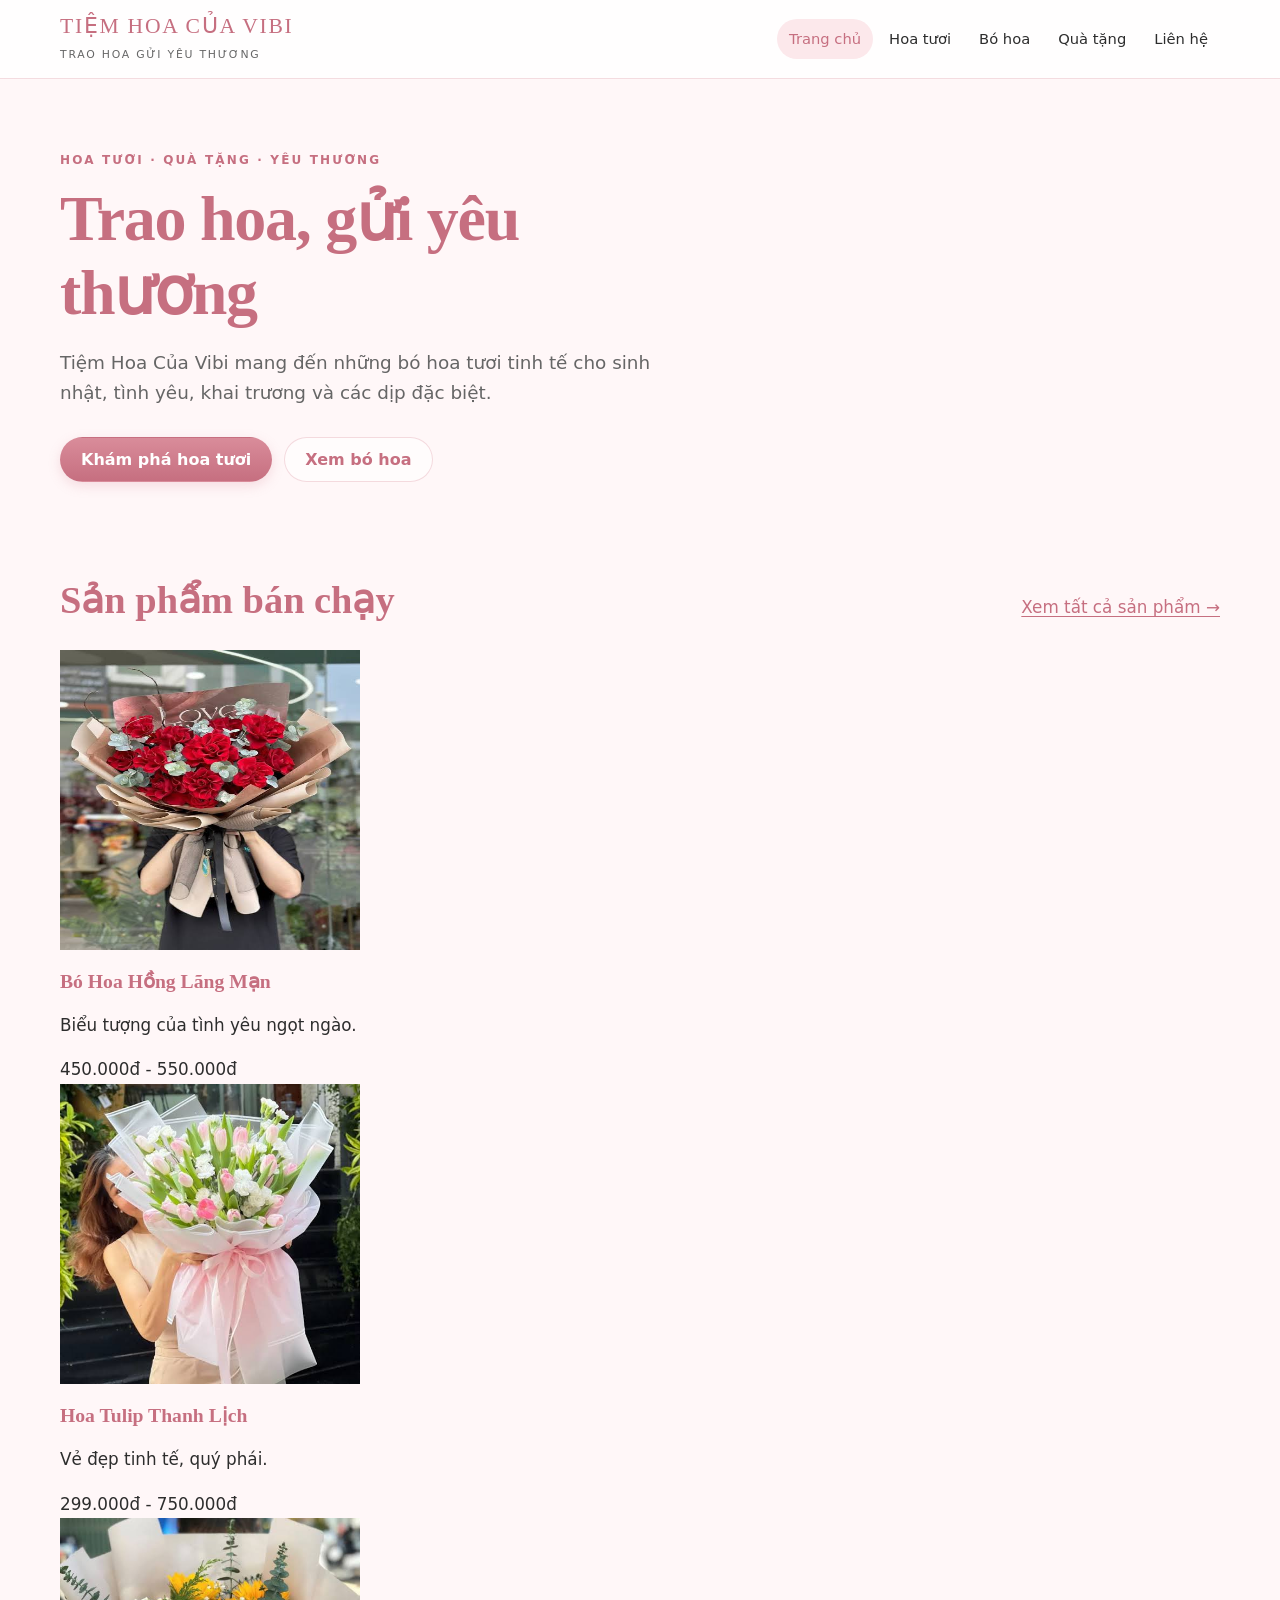
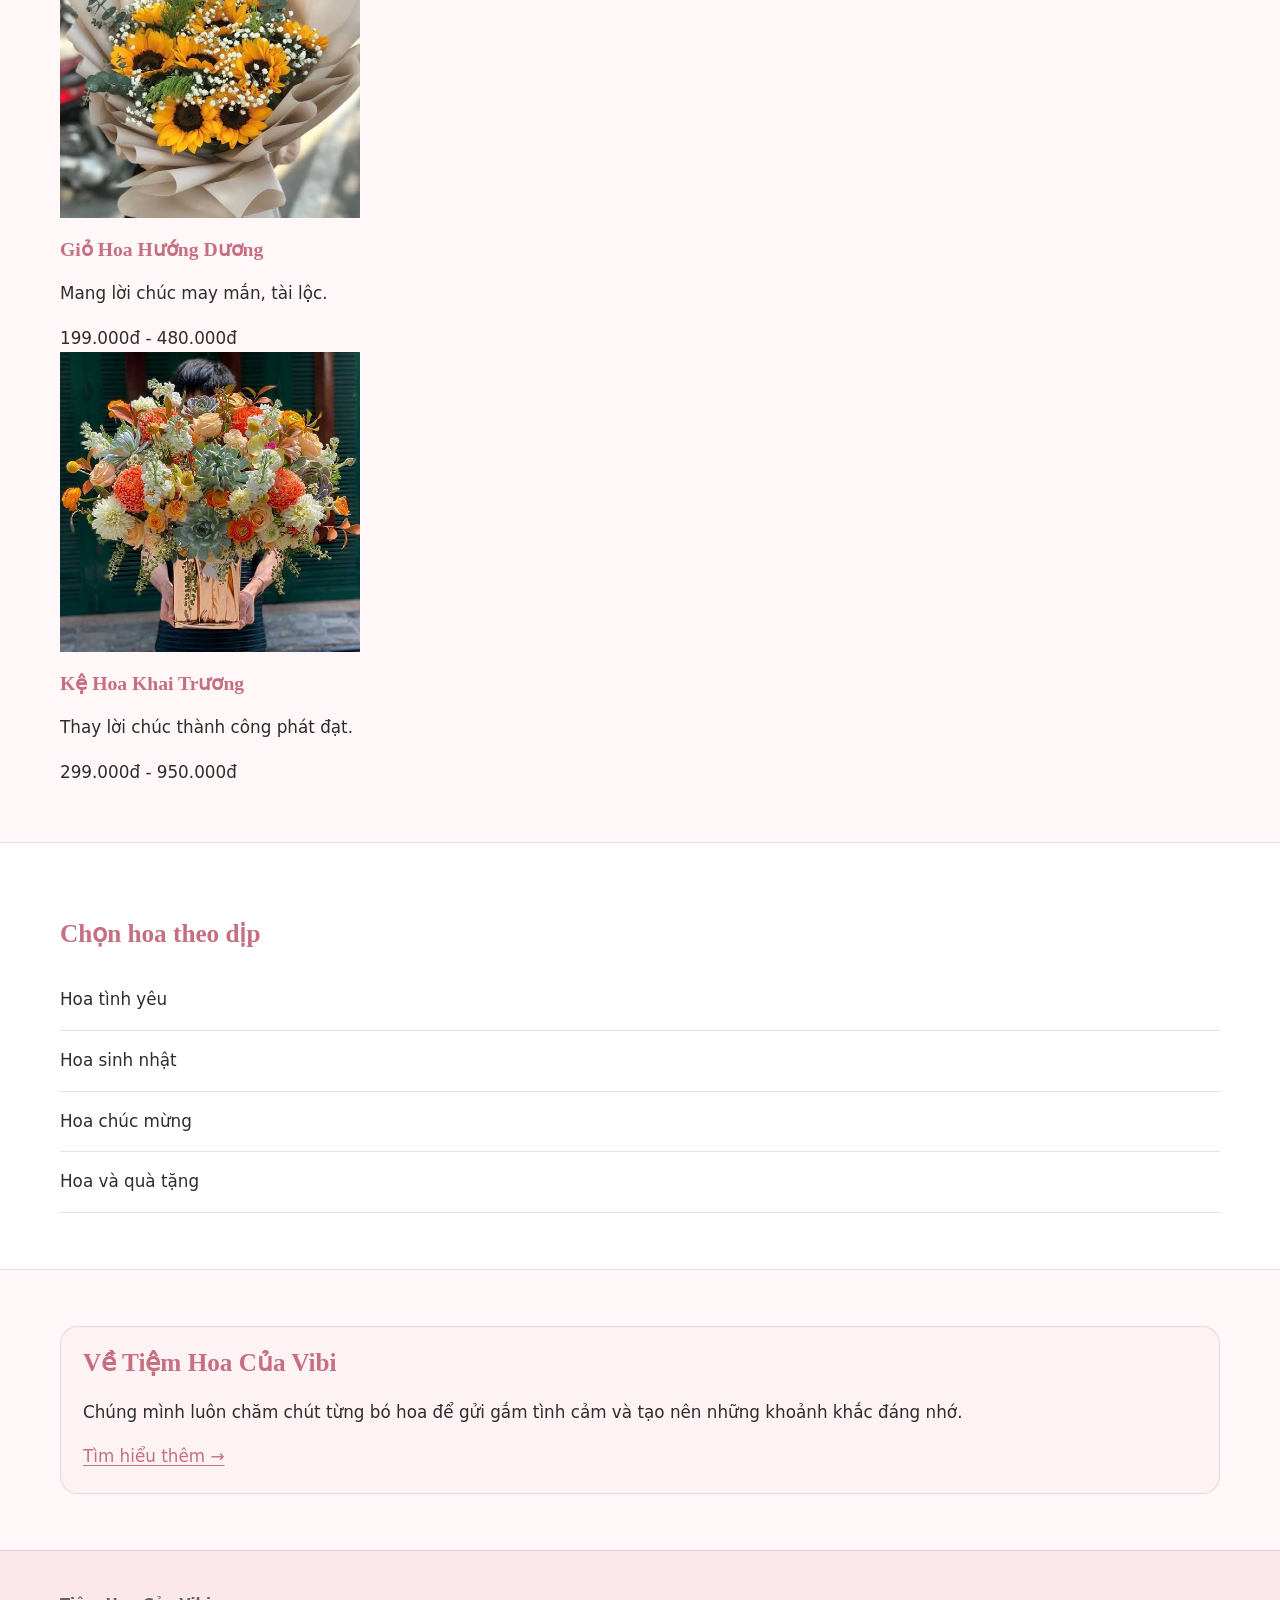
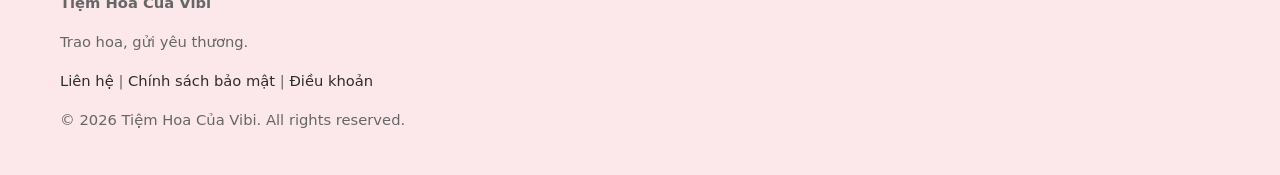
<file: index.html>
<!DOCTYPE html>
<html lang="vi">
<head>
  <meta name="google-site-verification" content="Z57HsNMsRcMzyFuIqsKk45Lwx6HcrSQ-DuyqgUkUjek" />
  <meta charset="UTF-8">
  <meta name="viewport" content="width=device-width, initial-scale=1">

  <!-- SEO Cơ bản -->
  <title>Tiệm Hoa Của Vibi - Hoa Tươi & Quà Tặng Nghệ Thuật</title>
  <meta name="description" content="Tiệm Hoa Của Vibi chuyên hoa tươi, bó hoa nghệ thuật và quà tặng tinh tế cho mọi dịp đặc biệt. Trao hoa gửi yêu thương.">
  <meta name="theme-color" content="#fff7f8">
  <link rel="canonical" href="https://puerpeugox-max.za.com/">
  
  <!-- Open Graph -->
  <meta property="og:type" content="website">
  <meta property="og:locale" content="vi_VN">
  <meta property="og:title" content="Tiệm Hoa Của Vibi – Hoa tươi và quà tặng">
  <meta property="og:description" content="Khám phá những bó hoa tươi đẹp, được thiết kế tinh tế cho mọi dịp đặc biệt.">
  <meta property="og:url" content="https://puerpeugox-max.za.com/">
  <meta property="og:image" content="https://puerpeugox-max.za.com/images/og-flower-shop.jpg">

  <!-- Twitter Cards -->
  <meta name="twitter:card" content="summary_large_image">
  <meta name="twitter:title" content="Tiệm Hoa Của Vibi – Hoa tươi và quà tặng">
  <meta name="twitter:description" content="Khám phá những bó hoa tươi đẹp, được thiết kế tinh tế cho mọi dịp đặc biệt.">
  <meta name="twitter:image" content="https://puerpeugox-max.za.com/images/og-flower-shop.jpg">

  <!-- Stylesheet -->
  <link rel="stylesheet" href="css/styles.css">
</head>

<body>

  <header class="site">
    <div class="wrap nav-row">
      <a class="brand" href="index.html">
        <span>
          <span class="brand-name">Tiệm Hoa Của Vibi</span>
          <small>Trao Hoa Gửi Yêu Thương</small>
        </span>
      </a>

      <nav class="primary" aria-label="Điều hướng chính">
        <a href="index.html" aria-current="page">Trang chủ</a>
        <a href="hoa-tuoi.html">Hoa tươi</a>
        <a href="bo-hoa.html">Bó hoa</a>
        <a href="qua-tang.html">Quà tặng</a>
        <a href="lien-he.html">Liên hệ</a>
      </nav>
    </div>
  </header>

  <main id="main">

    <!-- Giới thiệu -->
    <section class="wrap hero">
      <div>
        <p class="kicker">Hoa tươi · Quà tặng · Yêu thương</p>
        <h1>Trao hoa, gửi yêu thương</h1>
        <p class="lede">
          Tiệm Hoa Của Vibi mang đến những bó hoa tươi
          tinh tế cho sinh nhật, tình yêu, khai trương
          và các dịp đặc biệt.
        </p>
        <div class="cta-row">
          <a class="btn btn-gold" href="hoa-tuoi.html">
            Khám phá hoa tươi
          </a>
          <a class="btn btn-ghost" href="bo-hoa.html">
            Xem bó hoa
          </a>
        </div>
      </div>
    </section>

    <!-- Sản phẩm nổi bật (Đã lọc gọn lại thành các sản phẩm đại diện) -->
    <section class="section">
      <div class="wrap">
        <div class="section-head">
          <h2>Sản phẩm bán chạy</h2>
          <a href="hoa-tuoi.html">Xem tất cả sản phẩm →</a>
        </div>

        <div class="product-grid">
          <div class="product-item">
            <img src="images/hoahong.jpg" alt="Bó hoa hồng lãng mạn" width="300" height="300" loading="lazy">
            <h3>Bó Hoa Hồng Lãng Mạn</h3>
            <p>Biểu tượng của tình yêu ngọt ngào.</p>
            <span class="price">450.000đ - 550.000đ</span>
          </div>

          <div class="product-item">
            <img src="images/hoaTulip.jpg" alt="Bó hoa tulip thanh lịch" width="300" height="300" loading="lazy">
            <h3>Hoa Tulip Thanh Lịch</h3>
            <p>Vẻ đẹp tinh tế, quý phái.</p>
            <span class="price">299.000đ - 750.000đ</span>
          </div>

          <div class="product-item">
            <img src="images/huongduong.jpg" alt="Giỏ hoa hướng dương may mắn" width="300" height="300" loading="lazy">
            <h3>Giỏ Hoa Hướng Dương</h3>
            <p>Mang lời chúc may mắn, tài lộc.</p>
            <span class="price">199.000đ - 480.000đ</span>
          </div>

          <div class="product-item">
            <img src="images/hoamung.jpg" alt="Kệ hoa chúc mừng khai trương" width="300" height="300" loading="lazy">
            <h3>Kệ Hoa Khai Trương</h3>
            <p>Thay lời chúc thành công phát đạt.</p>
            <span class="price">299.000đ - 950.000đ</span>
          </div>
        </div>
      </div>
    </section>

    <!-- Danh mục -->
    <section class="section band">
      <div class="wrap">
        <h2>Chọn hoa theo dịp</h2>
        <ul class="topic-list">
          <li><a href="hoa-tinh-yeu.html">Hoa tình yêu</a></li>
          <li><a href="hoa-sinh-nhat.html">Hoa sinh nhật</a></li>
          <li><a href="hoa-chuc-mung.html">Hoa chúc mừng</a></li>
          <li><a href="qua-tang.html">Hoa và quà tặng</a></li>
        </ul>
      </div>
    </section>

    <!-- Giới thiệu cửa hàng -->
    <section class="section">
      <div class="wrap note">
        <h2>Về Tiệm Hoa Của Vibi</h2>
        <p>
          Chúng mình luôn chăm chút từng bó hoa để gửi gắm
          tình cảm và tạo nên những khoảnh khắc đáng nhớ.
        </p>
        <a href="ve-chung-toi.html">Tìm hiểu thêm →</a>
      </div>
    </section>

  </main>

  <footer class="site">
    <div class="wrap">
      <strong>Tiệm Hoa Của Vibi</strong>
      <p>Trao hoa, gửi yêu thương.</p>
      <nav aria-label="Điều hướng chân trang">
        <a href="lien-he.html">Liên hệ</a> |
        <a href="bao-mat.html">Chính sách bảo mật</a> |
        <a href="dieu-khoan.html">Điều khoản</a>
      </nav>
      <p>
        © <span id="y">2026</span> Tiệm Hoa Của Vibi. All rights reserved.
      </p>
    </div>
  </footer>

  <script src="js/main.js" defer></script>
</body>
</html>
</file>
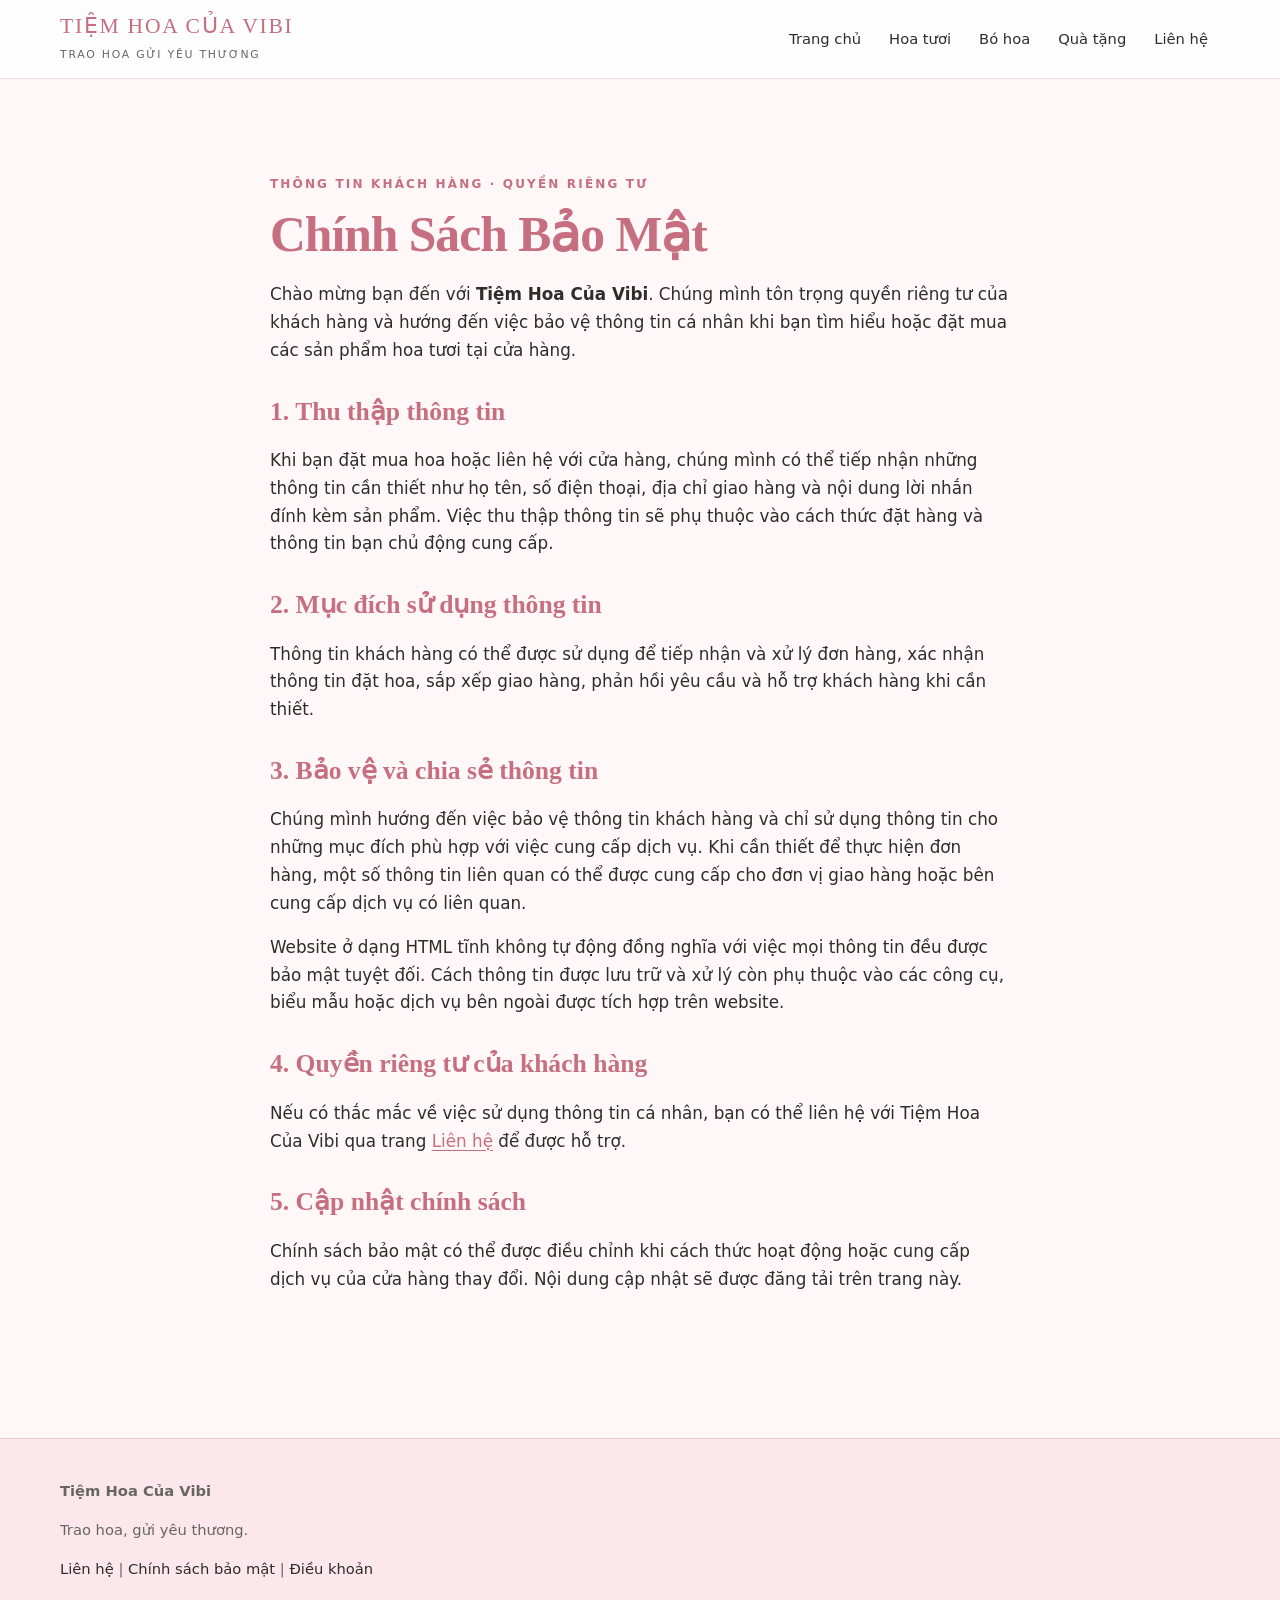
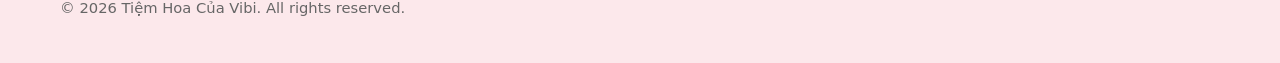
<file: bao-mat.html>
<!DOCTYPE html>
<html lang="vi">
<head>
  <meta charset="UTF-8">
  <meta name="viewport" content="width=device-width, initial-scale=1">

  <!-- SEO cơ bản -->
  <title>Chính Sách Bảo Mật | Tiệm Hoa Của Vibi</title>
  <meta name="description" content="Tìm hiểu chính sách bảo mật của Tiệm Hoa Của Vibi về việc thu thập, sử dụng và bảo vệ thông tin khách hàng khi mua hoa trực tuyến.">
  <meta name="theme-color" content="#fff7f8">
  <link rel="canonical" href="https://puerpeugox-max.za.com//bao-mat.html">
    <meta name="robots" content="index,follow">

  <!-- Open Graph -->
  <meta property="og:type" content="website">
  <meta property="og:locale" content="vi_VN">
  <meta property="og:title" content="Chính Sách Bảo Mật | Tiệm Hoa Của Vibi">
  <meta property="og:description" content="Chính sách về việc thu thập, sử dụng và bảo vệ thông tin khách hàng tại Tiệm Hoa Của Vibi.">
  <meta property="og:url" content="https://puerpeugox-max.za.com//bao-mat.html">
  <meta property="og:image" content="https://puerpeugox-max.za.com//images/og-flower-shop.jpg">

  <!-- Twitter Cards -->
  <meta name="twitter:card" content="summary_large_image">
  <meta name="twitter:title" content="Chính Sách Bảo Mật | Tiệm Hoa Của Vibi">
  <meta name="twitter:description" content="Tìm hiểu cách Tiệm Hoa Của Vibi xử lý và bảo vệ thông tin khách hàng.">
  <meta name="twitter:image" content="https://puerpeugox-max.za.com//images/og-flower-shop.jpg">

  <!-- CSS dùng chung -->
  <link rel="stylesheet" href="css/styles.css">
</head>

<body>

  <!-- Đầu trang -->
  <header class="site">
    <div class="wrap nav-row">
      <a class="brand" href="index.html">
        <span>
          <span class="brand-name">Tiệm Hoa Của Vibi</span>
          <small>Trao Hoa Gửi Yêu Thương</small>
        </span>
      </a>

      <nav class="primary" aria-label="Điều hướng chính">
        <a href="index.html">Trang chủ</a>
        <a href="hoa-tuoi.html">Hoa tươi</a>
        <a href="bo-hoa.html">Bó hoa</a>
        <a href="qua-tang.html">Quà tặng</a>
        <a href="lien-he.html">Liên hệ</a>
      </nav>
    </div>
  </header>

  <!-- Nội dung chính -->
  <main id="main">

    <section class="section">
      <article class="wrap prose">

        <p class="kicker">Thông tin khách hàng · Quyền riêng tư</p>

        <h1>Chính Sách Bảo Mật</h1>

        <p>
          Chào mừng bạn đến với <strong>Tiệm Hoa Của Vibi</strong>.
          Chúng mình tôn trọng quyền riêng tư của khách hàng và hướng đến
          việc bảo vệ thông tin cá nhân khi bạn tìm hiểu hoặc đặt mua
          các sản phẩm hoa tươi tại cửa hàng.
        </p>

        <h2>1. Thu thập thông tin</h2>

        <p>
          Khi bạn đặt mua hoa hoặc liên hệ với cửa hàng, chúng mình có thể
          tiếp nhận những thông tin cần thiết như họ tên, số điện thoại,
          địa chỉ giao hàng và nội dung lời nhắn đính kèm sản phẩm.
          Việc thu thập thông tin sẽ phụ thuộc vào cách thức đặt hàng
          và thông tin bạn chủ động cung cấp.
        </p>

        <h2>2. Mục đích sử dụng thông tin</h2>

        <p>
          Thông tin khách hàng có thể được sử dụng để tiếp nhận và xử lý
          đơn hàng, xác nhận thông tin đặt hoa, sắp xếp giao hàng,
          phản hồi yêu cầu và hỗ trợ khách hàng khi cần thiết.
        </p>

        <h2>3. Bảo vệ và chia sẻ thông tin</h2>

        <p>
          Chúng mình hướng đến việc bảo vệ thông tin khách hàng và chỉ
          sử dụng thông tin cho những mục đích phù hợp với việc cung cấp
          dịch vụ. Khi cần thiết để thực hiện đơn hàng, một số thông tin
          liên quan có thể được cung cấp cho đơn vị giao hàng hoặc bên
          cung cấp dịch vụ có liên quan.
        </p>

        <p>
          Website ở dạng HTML tĩnh không tự động đồng nghĩa với việc mọi
          thông tin đều được bảo mật tuyệt đối. Cách thông tin được lưu
          trữ và xử lý còn phụ thuộc vào các công cụ, biểu mẫu hoặc dịch vụ
          bên ngoài được tích hợp trên website.
        </p>

        <h2>4. Quyền riêng tư của khách hàng</h2>

        <p>
          Nếu có thắc mắc về việc sử dụng thông tin cá nhân, bạn có thể
          liên hệ với Tiệm Hoa Của Vibi qua trang
          <a href="lien-he.html">Liên hệ</a> để được hỗ trợ.
        </p>

        <h2>5. Cập nhật chính sách</h2>

        <p>
          Chính sách bảo mật có thể được điều chỉnh khi cách thức hoạt động
          hoặc cung cấp dịch vụ của cửa hàng thay đổi. Nội dung cập nhật
          sẽ được đăng tải trên trang này.
        </p>

      </article>
    </section>

  </main>

  <!-- Chân trang -->
  <footer class="site">
    <div class="wrap">
      <strong>Tiệm Hoa Của Vibi</strong>

      <p>Trao hoa, gửi yêu thương.</p>

      <nav aria-label="Điều hướng chân trang">
        <a href="lien-he.html">Liên hệ</a> |
        <a href="bao-mat.html" aria-current="page">Chính sách bảo mật</a> |
        <a href="dieu-khoan.html">Điều khoản</a>
      </nav>

      <p>
        © <span id="y">2026</span> Tiệm Hoa Của Vibi. All rights reserved.
      </p>
    </div>
  </footer>

  <script src="js/main.js" defer></script>

</body>
</html>
</file>
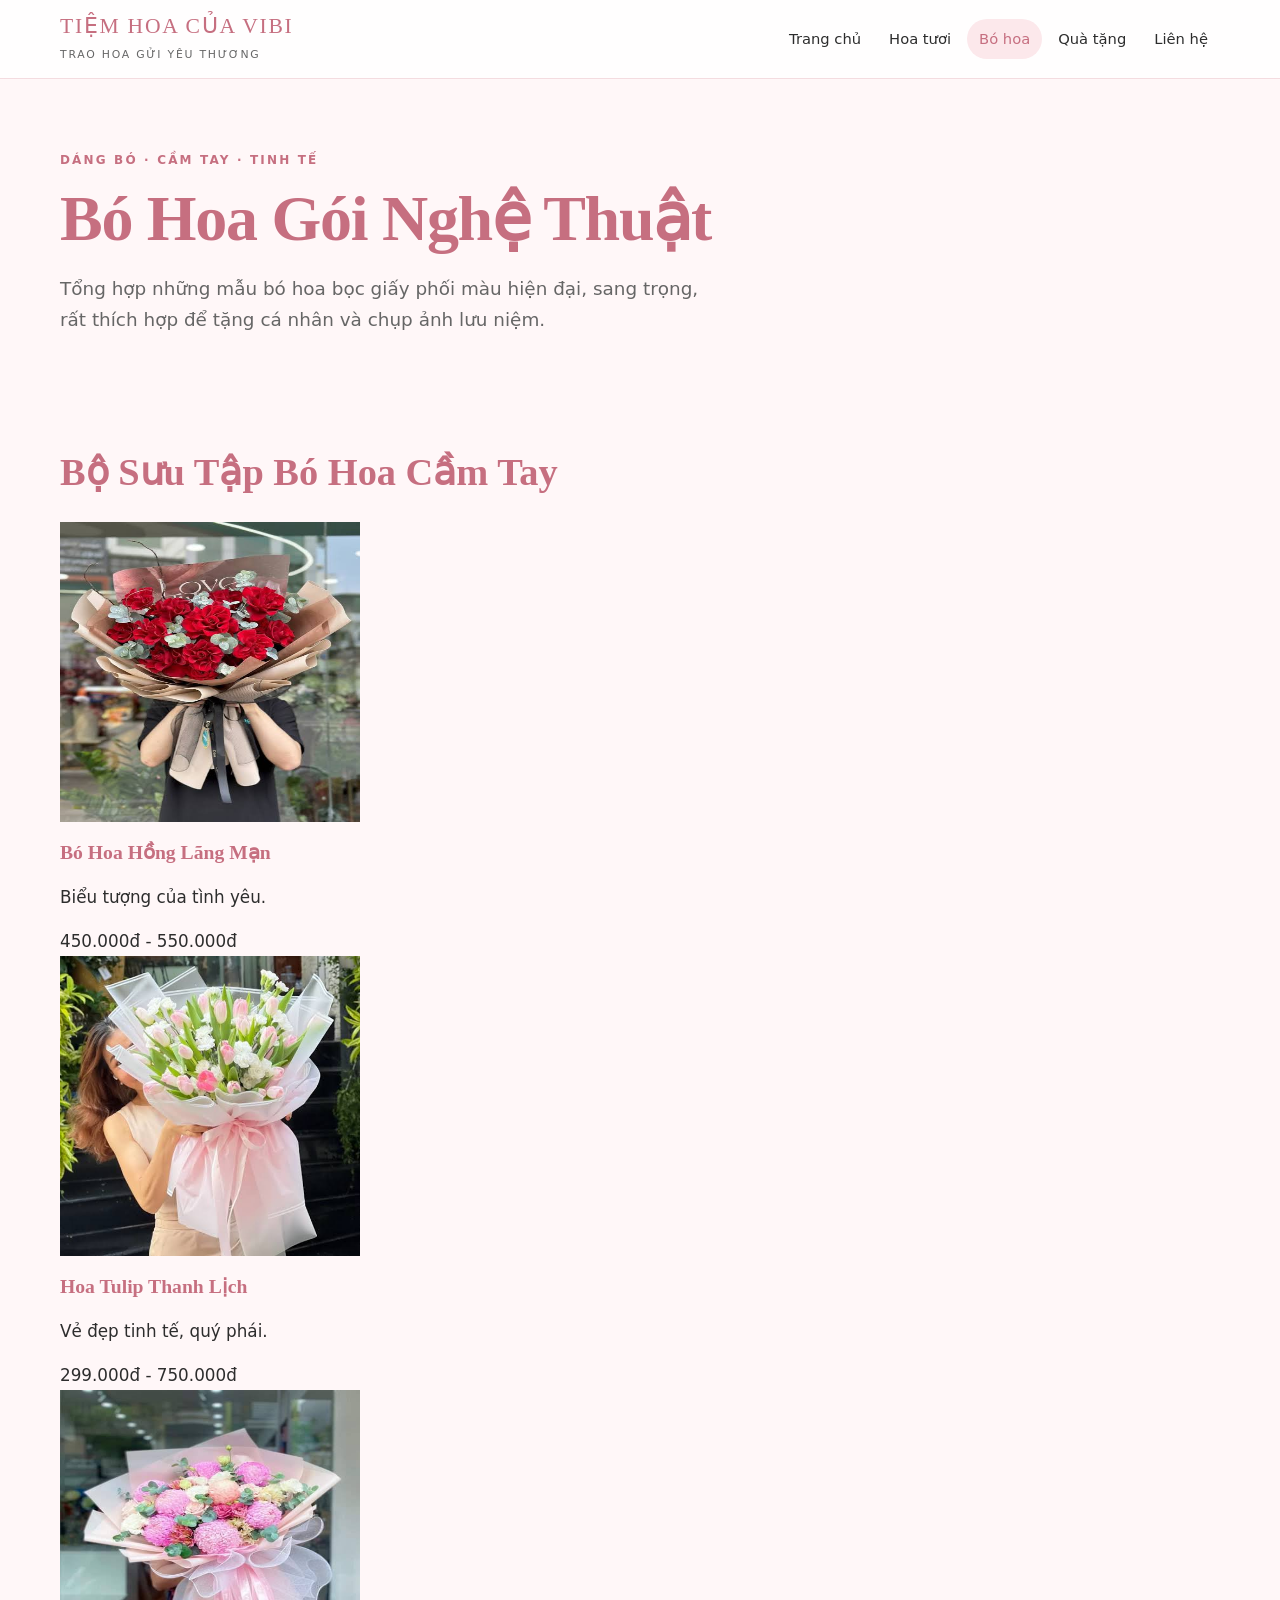
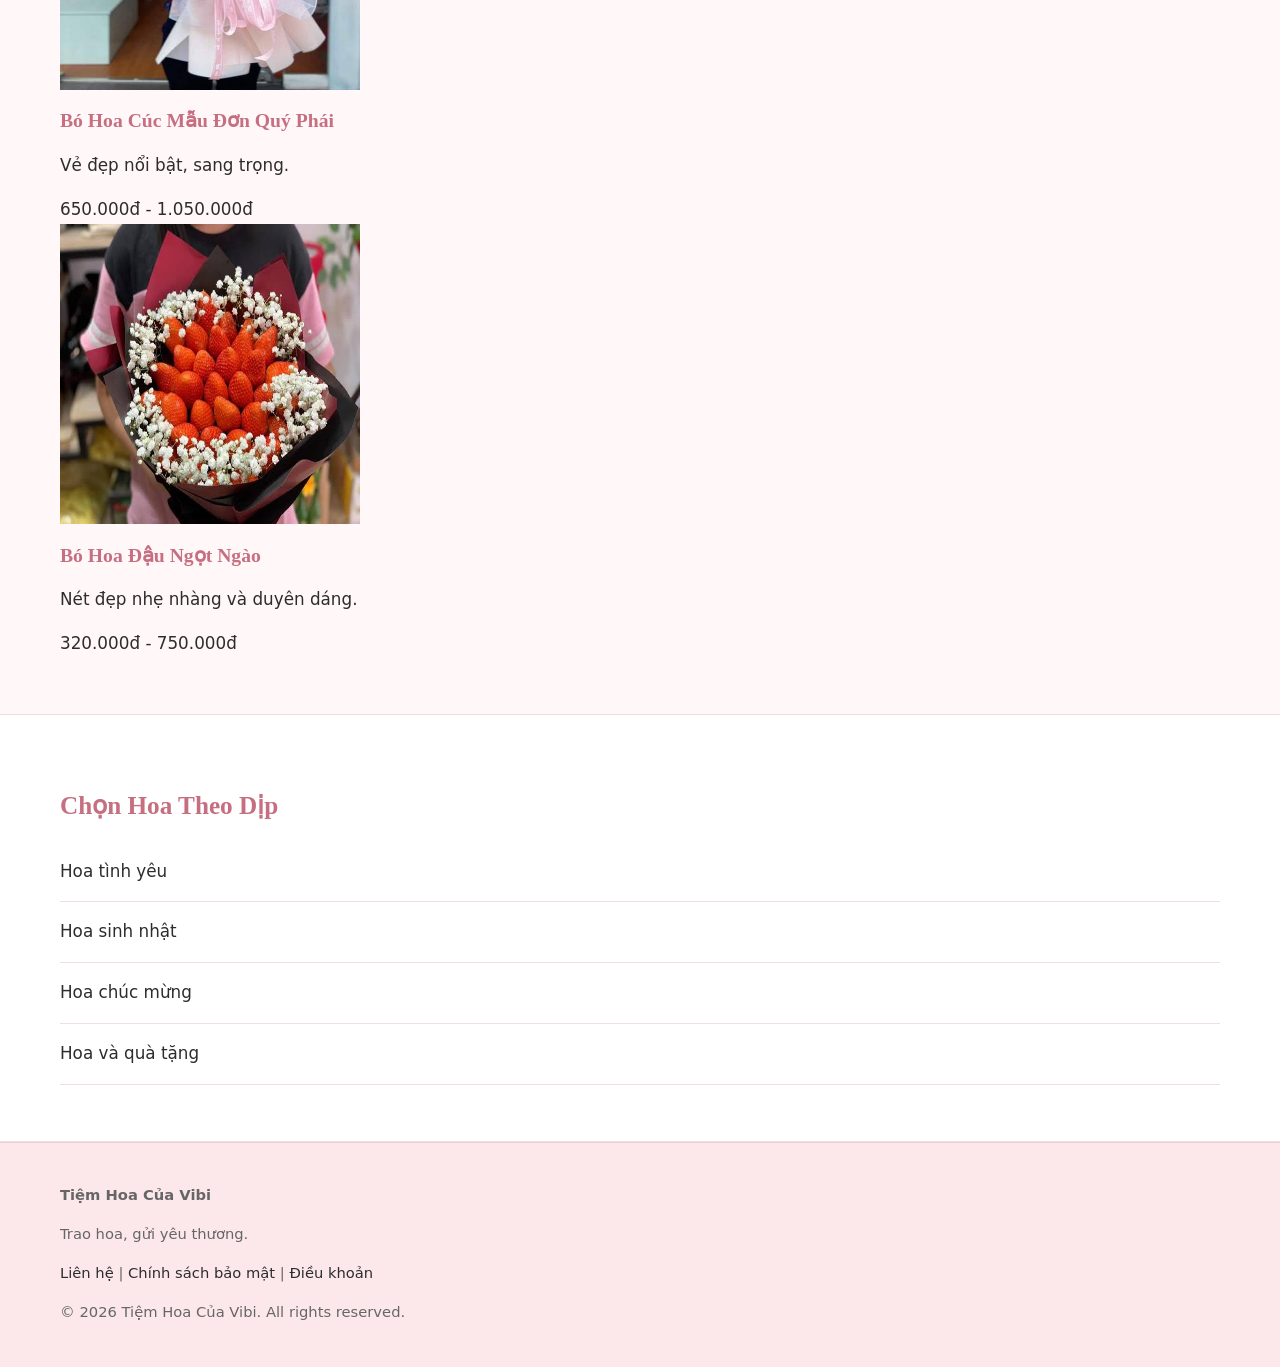
<file: bo-hoa.html>
<!DOCTYPE html>
<html lang="vi">
<head>
  <meta charset="UTF-8">
  <meta name="viewport" content="width=device-width, initial-scale=1">
  <title>Bó Hoa Thiết Kế Nghệ Thuật | Tiệm Hoa Của Vibi</title>
  <meta name="description" content="Khám phá bộ sưu tập bó hoa tươi nghệ thuật dáng cầm tay tại Tiệm Hoa Của Vibi.">
  <meta name="theme-color" content="#fff7f8">
  <link rel="canonical" href="https://puerpeugox-max.za.com/">
    <meta name="robots" content="index,follow">
  <link rel="stylesheet" href="css/styles.css">
</head>
<body>

  <header class="site">
    <div class="wrap nav-row">
      <a class="brand" href="index.html">
        <span>
          <span class="brand-name">Tiệm Hoa Của Vibi</span>
          <small>Trao Hoa Gửi Yêu Thương</small>
        </span>
      </a>
      <nav class="primary" aria-label="Điều hướng chính">
        <a href="index.html">Trang chủ</a>
        <a href="hoa-tuoi.html">Hoa tươi</a>
        <a href="bo-hoa.html" aria-current="page">Bó hoa</a>
        <a href="qua-tang.html">Quà tặng</a>
        <a href="lien-he.html">Liên hệ</a>
      </nav>
    </div>
  </header>

  <main id="main">
    <section class="wrap hero">
      <div>
        <p class="kicker">Dáng bó · Cầm tay · Tinh tế</p>
        <h1>Bó Hoa Gói Nghệ Thuật</h1>
        <p class="lede">Tổng hợp những mẫu bó hoa bọc giấy phối màu hiện đại, sang trọng, rất thích hợp để tặng cá nhân và chụp ảnh lưu niệm.</p>
      </div>
    </section>

    <section class="section">
      <div class="wrap">
        <div class="section-head">
          <h2>Bộ Sưu Tập Bó Hoa Cầm Tay</h2>
        </div>

        <div class="product-grid">
          <div class="product-item">
            <img src="images/hoahong.jpg" alt="Bó Hoa Hồng Lãng Mạn" width="300" height="300" loading="lazy">
            <h3>Bó Hoa Hồng Lãng Mạn</h3>
            <p>Biểu tượng của tình yêu.</p>
            <span class="price">450.000đ - 550.000đ</span>
          </div>
          <div class="product-item">
            <img src="images/hoaTulip.jpg" alt="Hoa Tulip Thanh Lịch" width="300" height="300" loading="lazy">
            <h3>Hoa Tulip Thanh Lịch</h3>
            <p>Vẻ đẹp tinh tế, quý phái.</p>
            <span class="price">299.000đ - 750.000đ</span>
          </div>
          <div class="product-item">
            <img src="images/hoacucmaudon.jpg" alt="Bó Hoa Cúc Mẫu Đơn Quý Phái" width="300" height="300" loading="lazy">
            <h3>Bó Hoa Cúc Mẫu Đơn Quý Phái</h3>
            <p>Vẻ đẹp nổi bật, sang trọng.</p>
            <span class="price">650.000đ - 1.050.000đ</span>
          </div>
          <div class="product-item">
            <img src="images/hoadau.jpg" alt="Bó Hoa Đậu Ngọt Ngào" width="300" height="300" loading="lazy">
            <h3>Bó Hoa Đậu Ngọt Ngào</h3>
            <p>Nét đẹp nhẹ nhàng và duyên dáng.</p>
            <span class="price">320.000đ - 750.000đ</span>
          </div>
        </div>
      </div>
    </section>

    <section class="section band">
      <div class="wrap">
        <h2>Chọn Hoa Theo Dịp</h2>
        <ul class="topic-list">
          <li><a href="hoa-tinh-yeu.html">Hoa tình yêu</a></li>
          <li><a href="hoa-sinh-nhat.html">Hoa sinh nhật</a></li>
          <li><a href="hoa-chuc-mung.html">Hoa chúc mừng</a></li>
          <li><a href="qua-tang.html">Hoa và quà tặng</a></li>
        </ul>
      </div>
    </section>
  </main>

  <footer class="site">
    <div class="wrap">
      <strong>Tiệm Hoa Của Vibi</strong>
      <p>Trao hoa, gửi yêu thương.</p>
      <nav aria-label="Điều hướng chân trang">
        <a href="lien-he.html">Liên hệ</a> |
        <a href="bao-mat.html">Chính sách bảo mật</a> |
        <a href="dieu-khoan.html">Điều khoản</a>
      </nav>
      <p>© <span>2026</span> Tiệm Hoa Của Vibi. All rights reserved.</p>
    </div>
  </footer>
  <script src="js/main.js" defer></script>
</body>
</html>
</file>
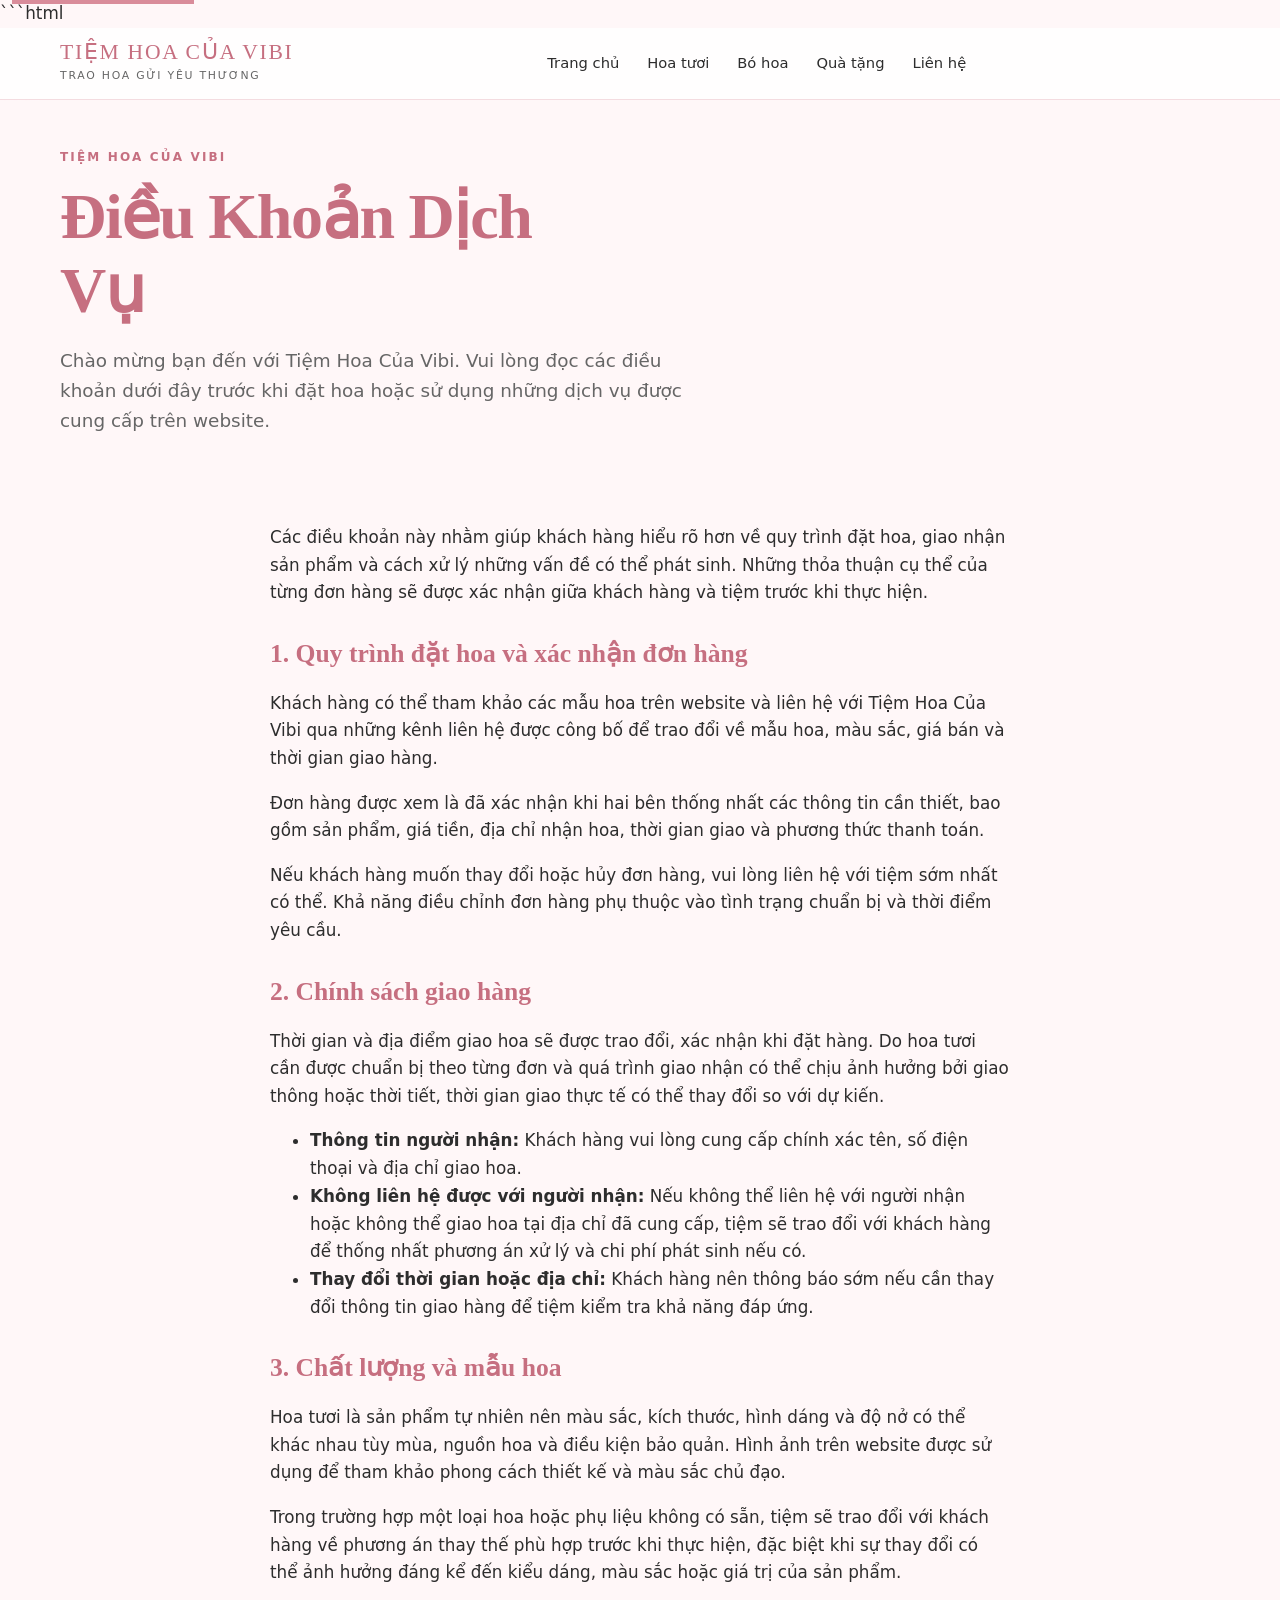
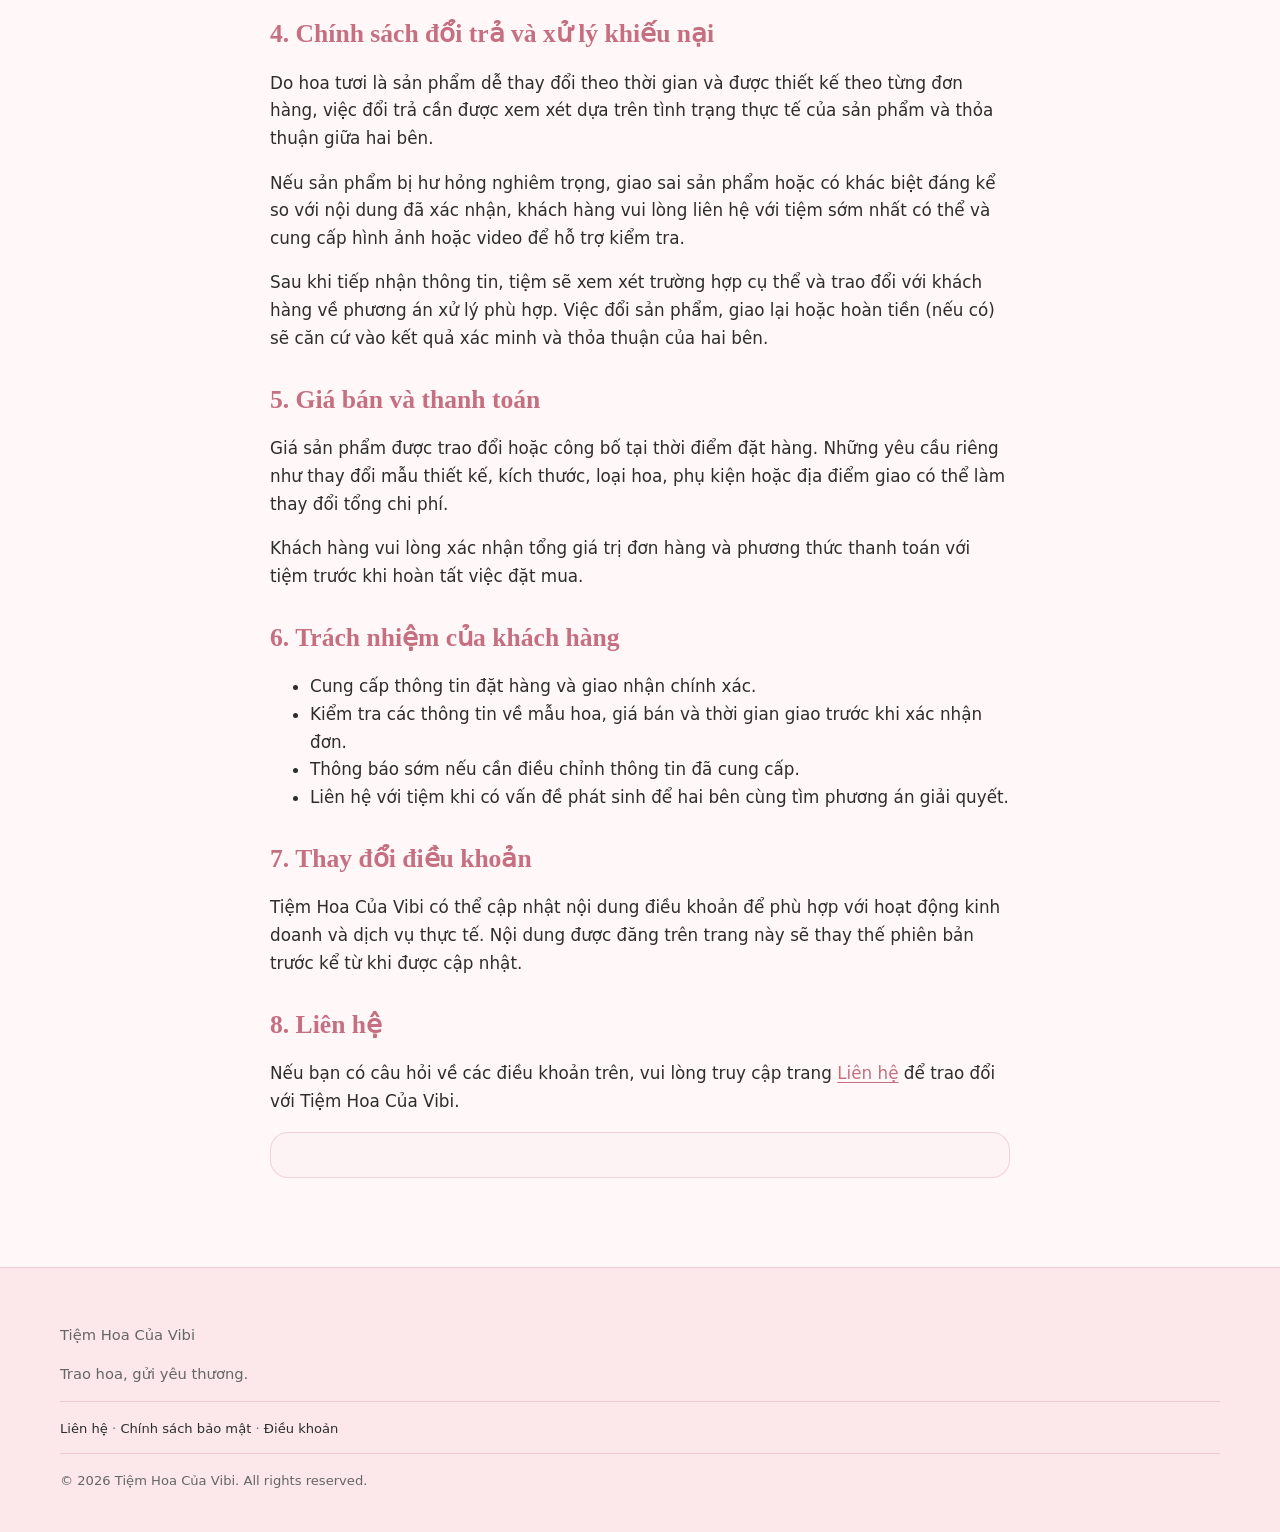
<file: dieu-khoan.html>
```html
<!DOCTYPE html>
<html lang="vi">
<head>
  <meta charset="utf-8">
  <meta name="viewport" content="width=device-width, initial-scale=1">

  <title>Điều Khoản Dịch Vụ | Tiệm Hoa Của Vibi</title>
  <meta name="description" content="Tìm hiểu điều khoản đặt hoa, giao hàng, chất lượng sản phẩm và chính sách đổi trả tại Tiệm Hoa Của Vibi.">

  <link rel="canonical" href="https://puerpeugox-max.za.com//dieu-khoan.html">
  <link rel="icon" href="images/favicon.ico">
  <link rel="stylesheet" href="css/styles.css">

  <meta property="og:type" content="website">
  <meta property="og:title" content="Điều Khoản Dịch Vụ | Tiệm Hoa Của Vibi">
  <meta property="og:description" content="Các điều khoản khi tham khảo, đặt mua và sử dụng dịch vụ tại Tiệm Hoa Của Vibi.">
  <meta property="og:url" content="https://puerpeugox-max.za.com//dieu-khoan.html">
  <meta property="og:image" content="https://puerpeugox-max.za.com//images/og-flower-shop.jpg">

  <meta name="twitter:card" content="summary_large_image">
  <meta name="twitter:title" content="Điều Khoản Dịch Vụ | Tiệm Hoa Của Vibi">
  <meta name="twitter:description" content="Thông tin về đặt hoa, giao hàng và chính sách sản phẩm tại Tiệm Hoa Của Vibi.">
  <meta name="twitter:image" content="https://puerpeugox-max.za.com//images/og-flower-shop.jpg">
</head>

<body>
  <a class="skip" href="#main">Bỏ qua điều hướng</a>

  <header class="site">
    <div class="wrap nav-row">
      <a class="brand" href="index.html" aria-label="Tiệm Hoa Của Vibi - Trang chủ">
        <span>
          <span class="brand-name">Tiệm Hoa Của Vibi</span>
          <small>Trao Hoa Gửi Yêu Thương</small>
        </span>
      </a>

      <nav class="primary" id="nav" aria-label="Điều hướng chính">
        <a href="index.html">Trang chủ</a>
        <a href="hoa-tuoi.html">Hoa tươi</a>
        <a href="bo-hoa.html">Bó hoa</a>
        <a href="qua-tang.html">Quà tặng</a>
        <a href="lien-he.html">Liên hệ</a>
      </nav>

      <div class="header-actions">
        <button
          class="menu-btn"
          type="button"
          aria-expanded="false"
          aria-controls="nav"
          aria-label="Mở menu">
          Menu
        </button>
      </div>
    </div>
  </header>

  <main id="main">
    <section class="page-hero wrap">
      <p class="kicker">TIỆM HOA CỦA VIBI</p>
      <h1>Điều Khoản Dịch Vụ</h1>
      <p class="lede">
        Chào mừng bạn đến với Tiệm Hoa Của Vibi.
        Vui lòng đọc các điều khoản dưới đây trước khi đặt hoa
        hoặc sử dụng những dịch vụ được cung cấp trên website.
      </p>
    </section>

    <article class="wrap prose section">
      <p>
        Các điều khoản này nhằm giúp khách hàng hiểu rõ hơn về quy trình
        đặt hoa, giao nhận sản phẩm và cách xử lý những vấn đề có thể
        phát sinh. Những thỏa thuận cụ thể của từng đơn hàng sẽ được
        xác nhận giữa khách hàng và tiệm trước khi thực hiện.
      </p>

      <h2>1. Quy trình đặt hoa và xác nhận đơn hàng</h2>
      <p>
        Khách hàng có thể tham khảo các mẫu hoa trên website và liên hệ
        với Tiệm Hoa Của Vibi qua những kênh liên hệ được công bố để
        trao đổi về mẫu hoa, màu sắc, giá bán và thời gian giao hàng.
      </p>
      <p>
        Đơn hàng được xem là đã xác nhận khi hai bên thống nhất các
        thông tin cần thiết, bao gồm sản phẩm, giá tiền, địa chỉ nhận
        hoa, thời gian giao và phương thức thanh toán.
      </p>
      <p>
        Nếu khách hàng muốn thay đổi hoặc hủy đơn hàng, vui lòng liên hệ
        với tiệm sớm nhất có thể. Khả năng điều chỉnh đơn hàng phụ thuộc
        vào tình trạng chuẩn bị và thời điểm yêu cầu.
      </p>

      <h2>2. Chính sách giao hàng</h2>
      <p>
        Thời gian và địa điểm giao hoa sẽ được trao đổi, xác nhận khi
        đặt hàng. Do hoa tươi cần được chuẩn bị theo từng đơn và quá
        trình giao nhận có thể chịu ảnh hưởng bởi giao thông hoặc thời
        tiết, thời gian giao thực tế có thể thay đổi so với dự kiến.
      </p>
      <ul>
        <li>
          <strong>Thông tin người nhận:</strong>
          Khách hàng vui lòng cung cấp chính xác tên, số điện thoại
          và địa chỉ giao hoa.
        </li>
        <li>
          <strong>Không liên hệ được với người nhận:</strong>
          Nếu không thể liên hệ với người nhận hoặc không thể giao hoa
          tại địa chỉ đã cung cấp, tiệm sẽ trao đổi với khách hàng để
          thống nhất phương án xử lý và chi phí phát sinh nếu có.
        </li>
        <li>
          <strong>Thay đổi thời gian hoặc địa chỉ:</strong>
          Khách hàng nên thông báo sớm nếu cần thay đổi thông tin giao
          hàng để tiệm kiểm tra khả năng đáp ứng.
        </li>
      </ul>

      <h2>3. Chất lượng và mẫu hoa</h2>
      <p>
        Hoa tươi là sản phẩm tự nhiên nên màu sắc, kích thước, hình dáng
        và độ nở có thể khác nhau tùy mùa, nguồn hoa và điều kiện bảo
        quản. Hình ảnh trên website được sử dụng để tham khảo phong cách
        thiết kế và màu sắc chủ đạo.
      </p>
      <p>
        Trong trường hợp một loại hoa hoặc phụ liệu không có sẵn, tiệm
        sẽ trao đổi với khách hàng về phương án thay thế phù hợp trước
        khi thực hiện, đặc biệt khi sự thay đổi có thể ảnh hưởng đáng kể
        đến kiểu dáng, màu sắc hoặc giá trị của sản phẩm.
      </p>

      <h2>4. Chính sách đổi trả và xử lý khiếu nại</h2>
      <p>
        Do hoa tươi là sản phẩm dễ thay đổi theo thời gian và được thiết
        kế theo từng đơn hàng, việc đổi trả cần được xem xét dựa trên
        tình trạng thực tế của sản phẩm và thỏa thuận giữa hai bên.
      </p>
      <p>
        Nếu sản phẩm bị hư hỏng nghiêm trọng, giao sai sản phẩm hoặc có
        khác biệt đáng kể so với nội dung đã xác nhận, khách hàng vui
        lòng liên hệ với tiệm sớm nhất có thể và cung cấp hình ảnh hoặc
        video để hỗ trợ kiểm tra.
      </p>
      <p>
        Sau khi tiếp nhận thông tin, tiệm sẽ xem xét trường hợp cụ thể
        và trao đổi với khách hàng về phương án xử lý phù hợp. Việc đổi
        sản phẩm, giao lại hoặc hoàn tiền (nếu có) sẽ căn cứ vào kết quả
        xác minh và thỏa thuận của hai bên.
      </p>

      <h2>5. Giá bán và thanh toán</h2>
      <p>
        Giá sản phẩm được trao đổi hoặc công bố tại thời điểm đặt hàng.
        Những yêu cầu riêng như thay đổi mẫu thiết kế, kích thước, loại
        hoa, phụ kiện hoặc địa điểm giao có thể làm thay đổi tổng chi phí.
      </p>
      <p>
        Khách hàng vui lòng xác nhận tổng giá trị đơn hàng và phương
        thức thanh toán với tiệm trước khi hoàn tất việc đặt mua.
      </p>

      <h2>6. Trách nhiệm của khách hàng</h2>
      <ul>
        <li>Cung cấp thông tin đặt hàng và giao nhận chính xác.</li>
        <li>Kiểm tra các thông tin về mẫu hoa, giá bán và thời gian giao trước khi xác nhận đơn.</li>
        <li>Thông báo sớm nếu cần điều chỉnh thông tin đã cung cấp.</li>
        <li>Liên hệ với tiệm khi có vấn đề phát sinh để hai bên cùng tìm phương án giải quyết.</li>
      </ul>

      <h2>7. Thay đổi điều khoản</h2>
      <p>
        Tiệm Hoa Của Vibi có thể cập nhật nội dung điều khoản để phù hợp
        với hoạt động kinh doanh và dịch vụ thực tế. Nội dung được đăng
        trên trang này sẽ thay thế phiên bản trước kể từ khi được cập nhật.
      </p>

      <h2>8. Liên hệ</h2>
      <p>
        Nếu bạn có câu hỏi về các điều khoản trên, vui lòng truy cập
        trang <a href="lien-he.html">Liên hệ</a> để trao đổi với
        Tiệm Hoa Của Vibi.
      </p>

      <p class="note">

      </p>
    </article>
  </main>

  <footer class="site">
    <div class="wrap">
      <p>Tiệm Hoa Của Vibi</p>
      <p>Trao hoa, gửi yêu thương.</p>

      <p class="legal">
        <a href="lien-he.html">Liên hệ</a> ·
        <a href="bao-mat.html">Chính sách bảo mật</a> ·
        <a href="dieu-khoan.html">Điều khoản</a>
      </p>

      <p class="legal">
        © <span id="y">2026</span> Tiệm Hoa Của Vibi. All rights reserved.
      </p>
    </div>
  </footer>

  <script src="js/main.js" defer></script>
</body>
</html>
</file>
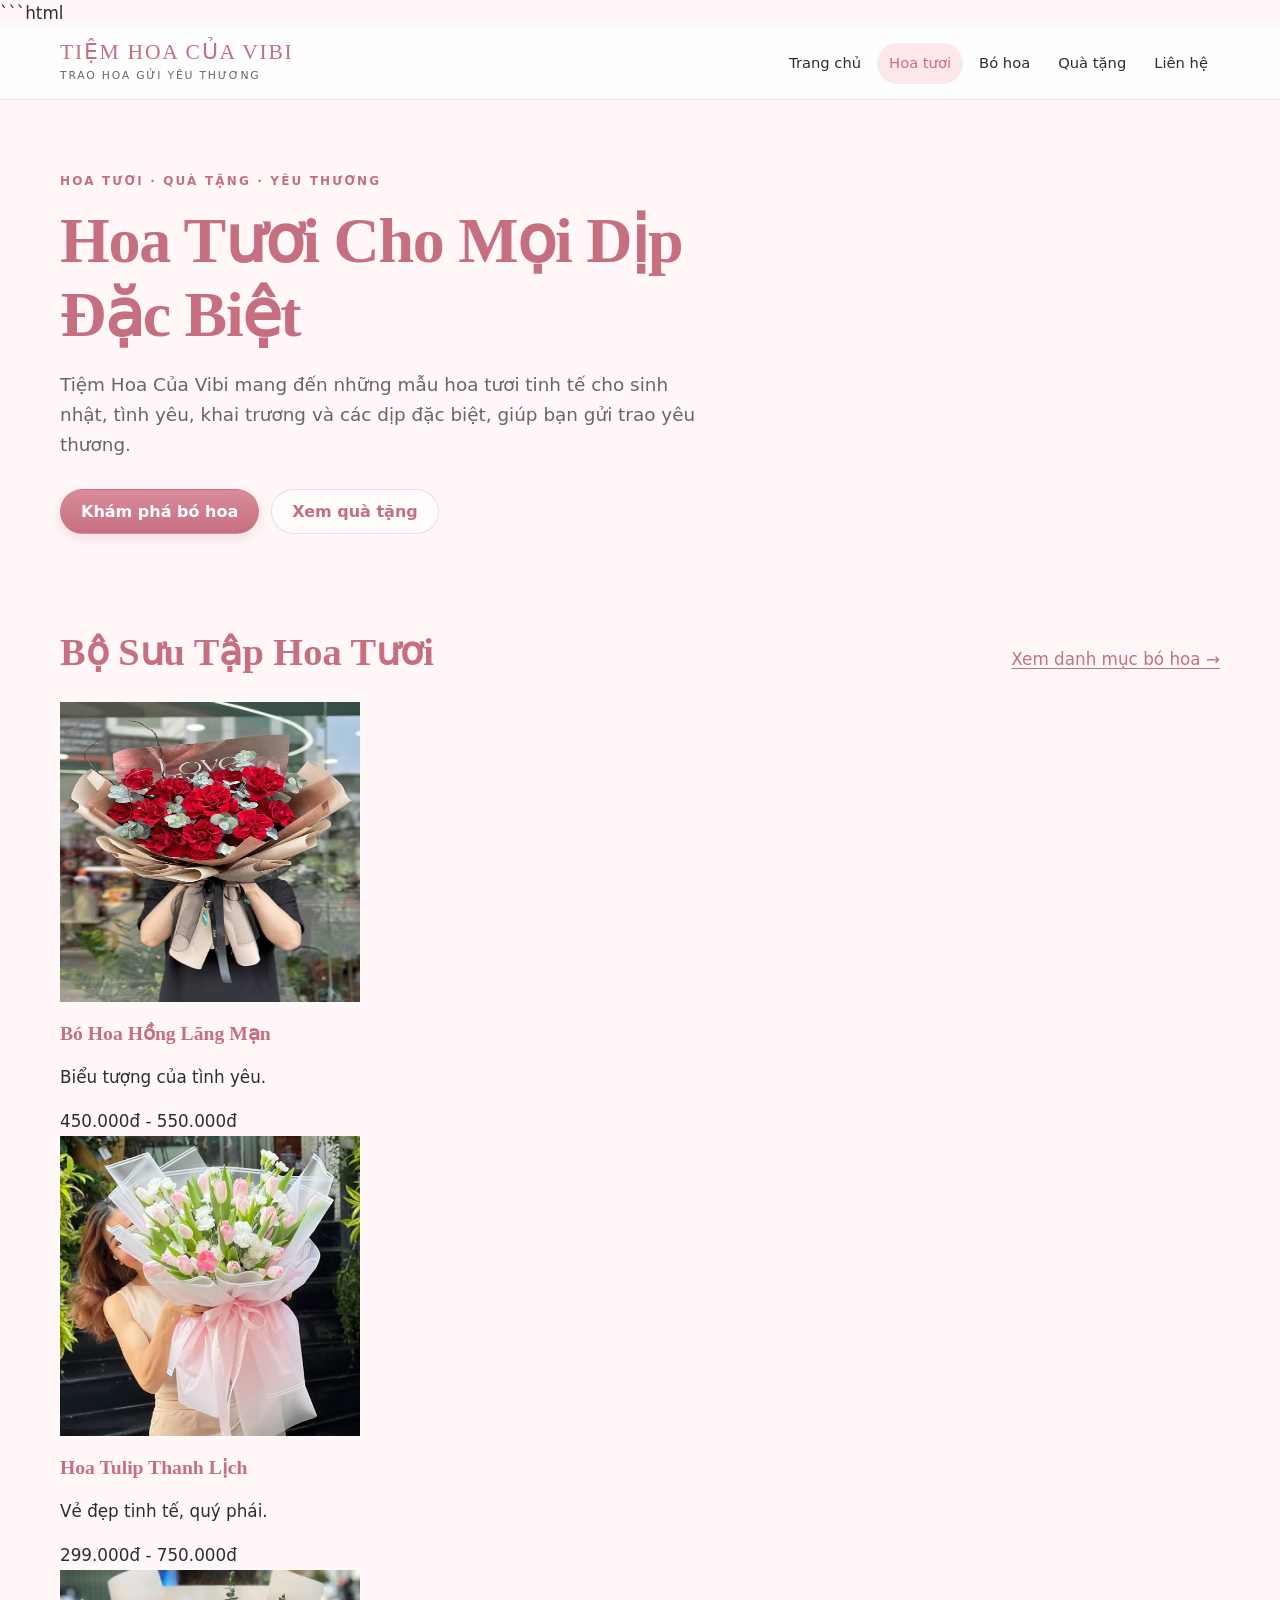
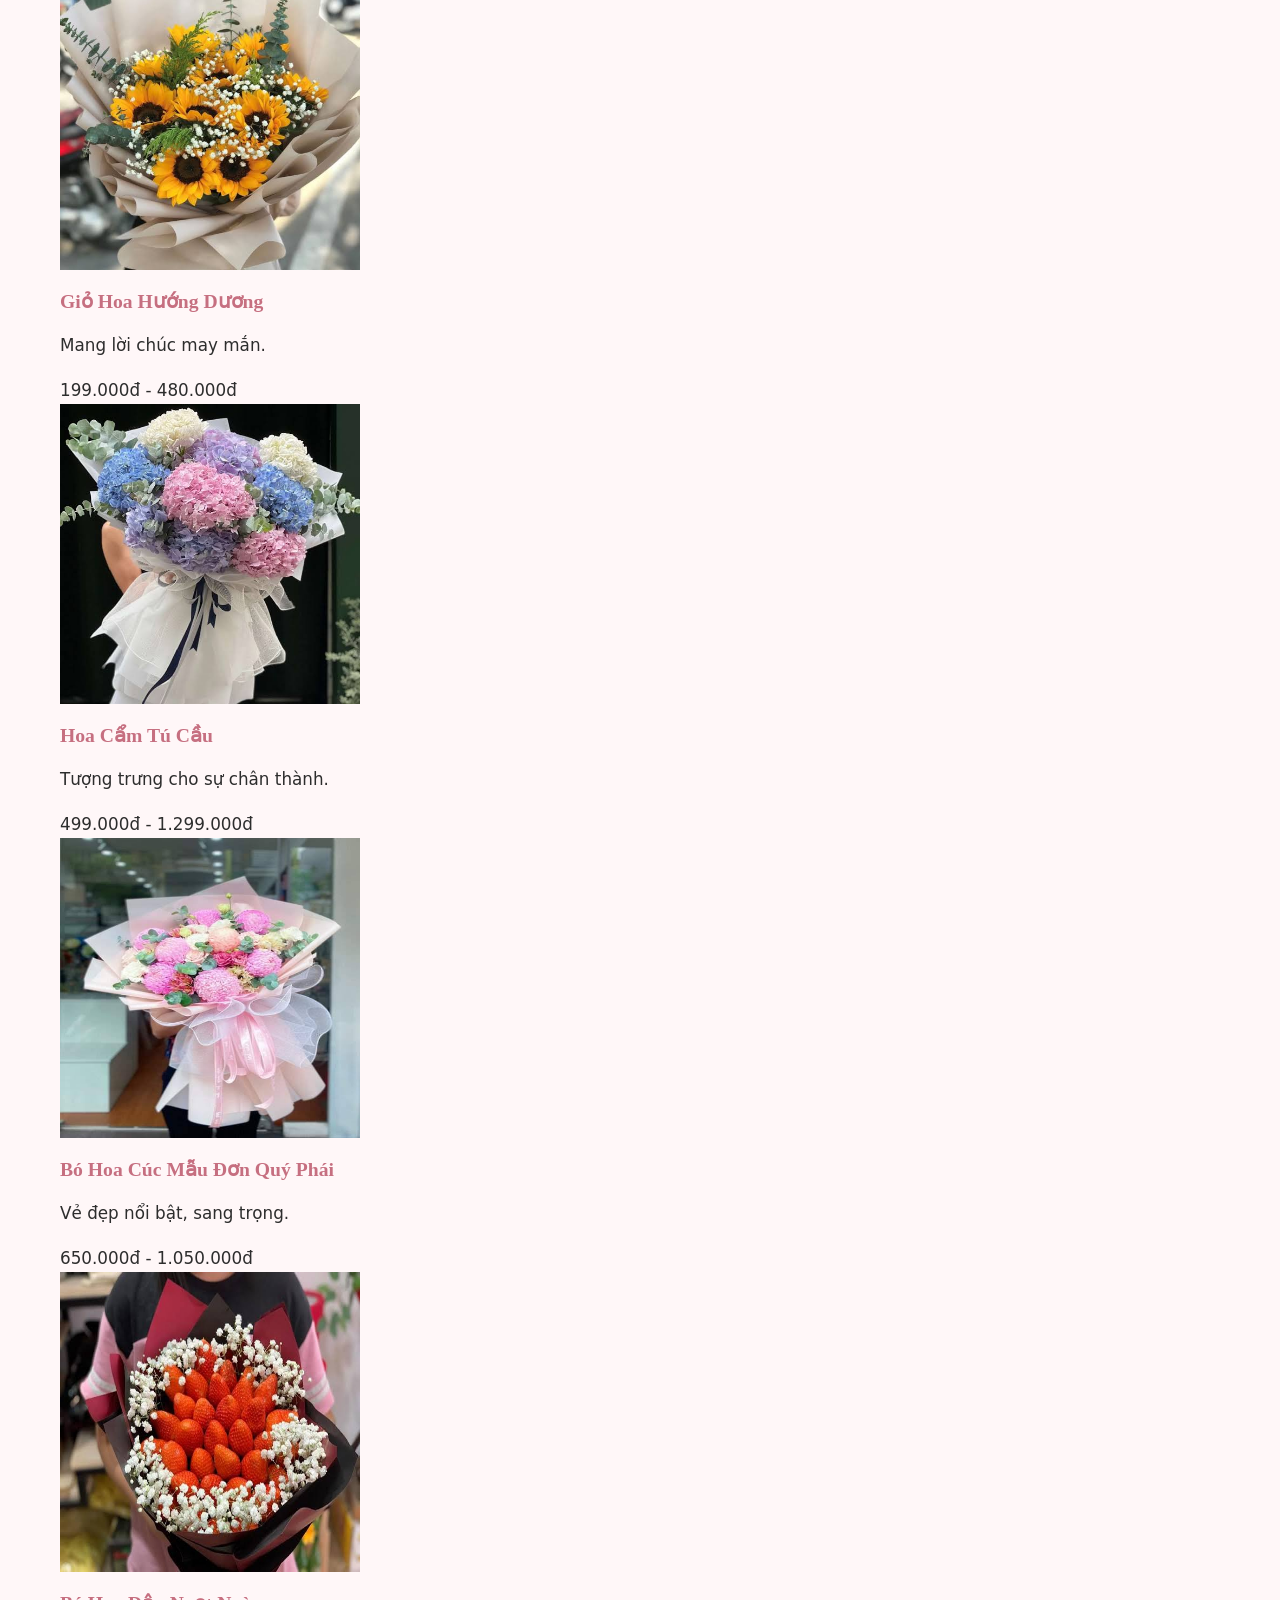
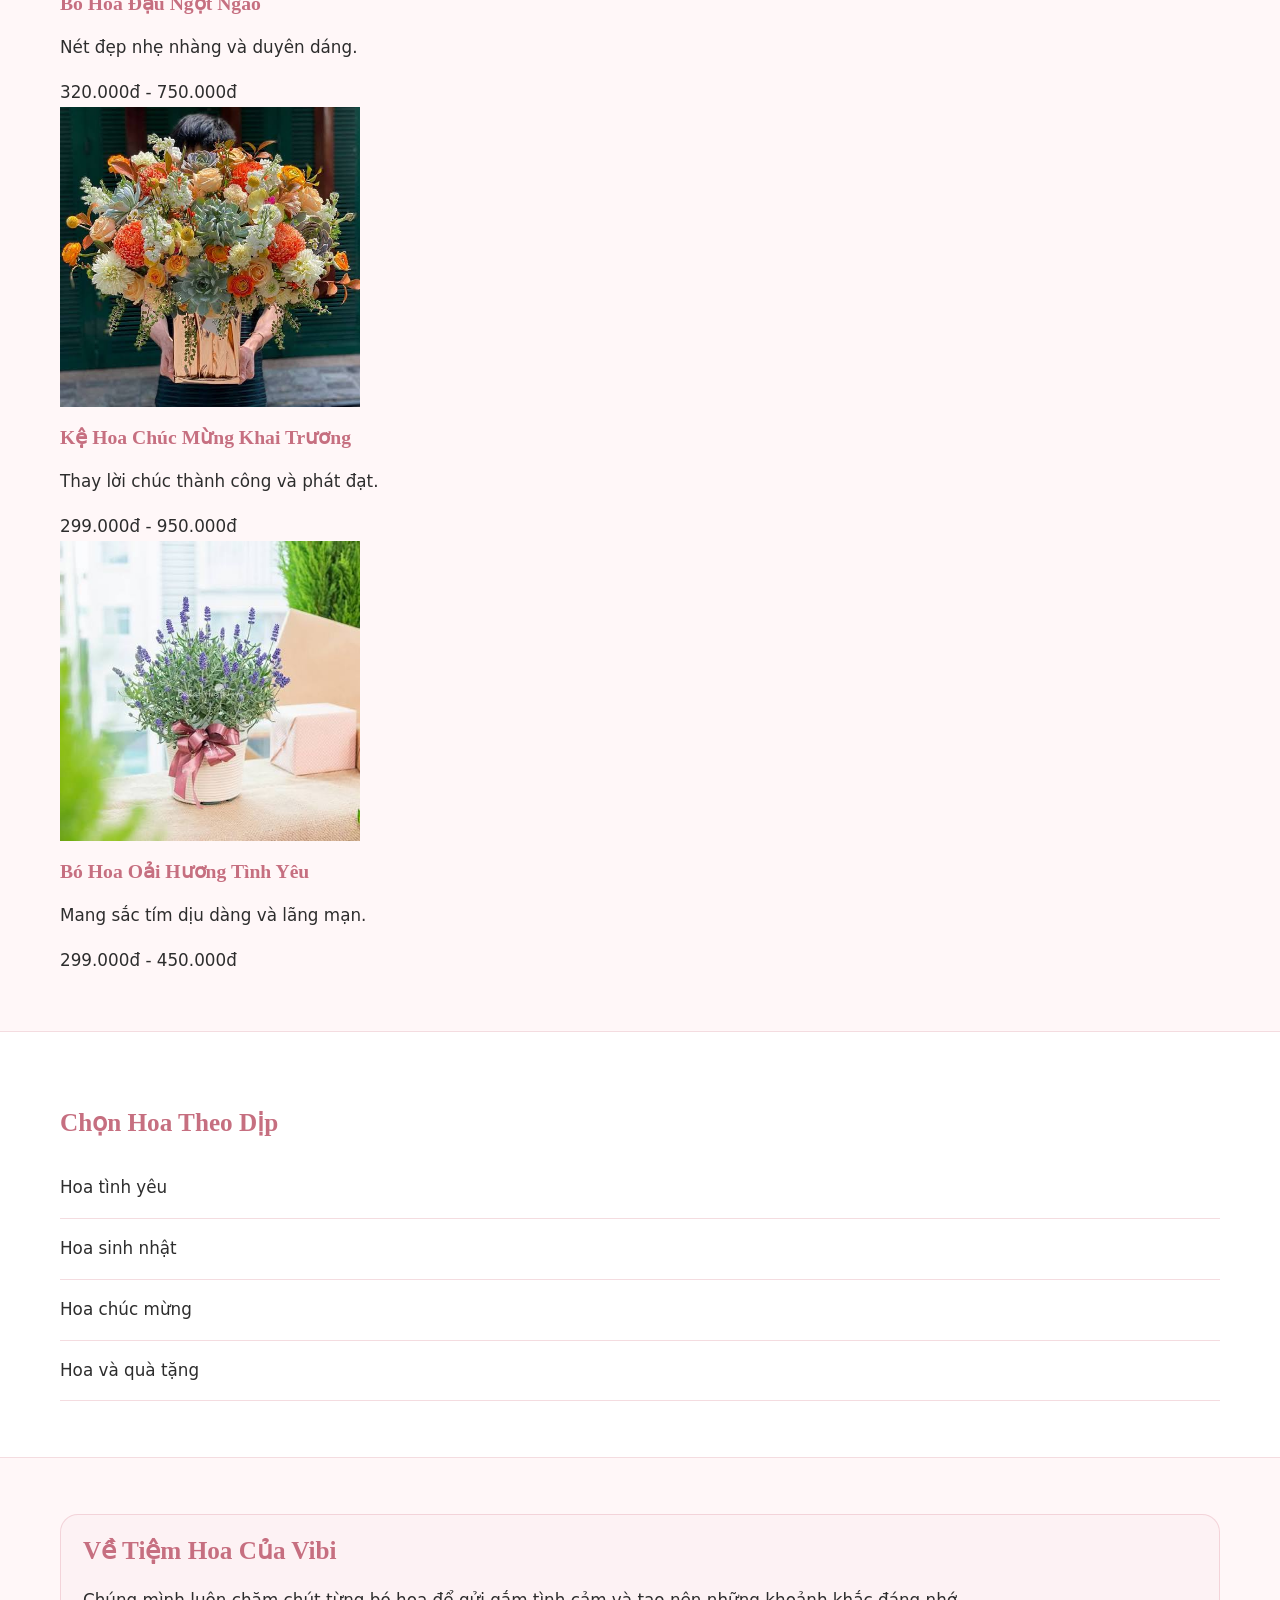
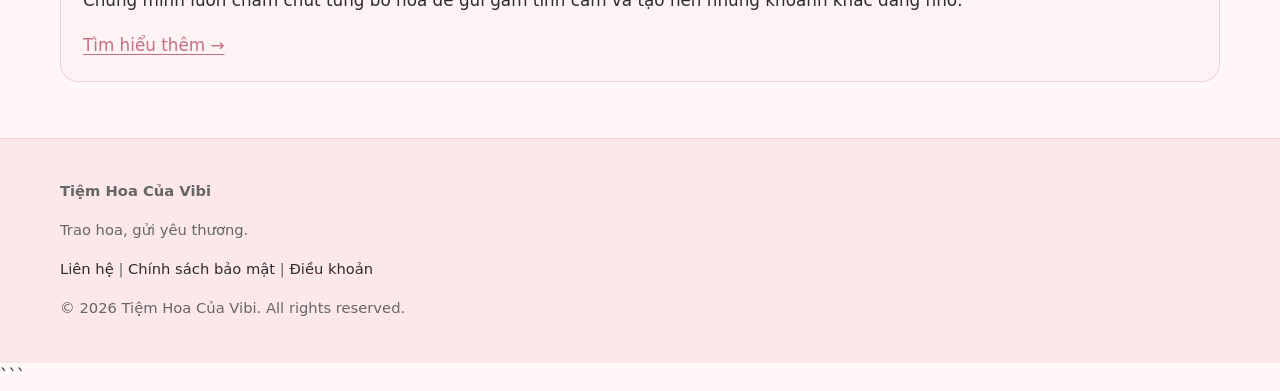
<file: hoa-tuoi.html>
```html
<!DOCTYPE html>
<html lang="vi">
<head>
  <meta charset="UTF-8">
  <meta name="viewport" content="width=device-width, initial-scale=1">

  <!-- SEO cơ bản -->
  <title>Hoa Tươi | Tiệm Hoa Của Vibi</title>
  <meta name="description" content="Khám phá bộ sưu tập hoa tươi tại Tiệm Hoa Của Vibi: hoa hồng, tulip, hướng dương, cẩm tú cầu và nhiều mẫu hoa tinh tế cho mọi dịp đặc biệt.">
  <meta name="theme-color" content="#fff7f8">
  <link rel="canonical" href="https://puerpeugox-max.za.com//hoa-tuoi.html">
    <meta name="robots" content="index,follow">

  <!-- Open Graph -->
  <meta property="og:type" content="website">
  <meta property="og:locale" content="vi_VN">
  <meta property="og:title" content="Hoa Tươi | Tiệm Hoa Của Vibi">
  <meta property="og:description" content="Những mẫu hoa tươi tinh tế dành cho sinh nhật, tình yêu, khai trương và các dịp đặc biệt.">
  <meta property="og:url" content="https://puerpeugox-max.za.com//hoa-tuoi.html">
  <meta property="og:image" content="https://puerpeugox-max.za.com//images/og-flower-shop.jpg">

  <!-- Twitter Cards -->
  <meta name="twitter:card" content="summary_large_image">
  <meta name="twitter:title" content="Hoa Tươi | Tiệm Hoa Của Vibi">
  <meta name="twitter:description" content="Khám phá những mẫu hoa tươi đẹp cho mọi dịp đặc biệt.">
  <meta name="twitter:image" content="https://puerpeugox-max.za.com//images/og-flower-shop.jpg">

  <!-- CSS dùng chung -->
  <link rel="stylesheet" href="css/styles.css">
</head>

<body>

  <!-- Đầu trang -->
  <header class="site">
    <div class="wrap nav-row">
      <a class="brand" href="index.html">
        <span>
          <span class="brand-name">Tiệm Hoa Của Vibi</span>
          <small>Trao Hoa Gửi Yêu Thương</small>
        </span>
      </a>

      <nav class="primary" aria-label="Điều hướng chính">
        <a href="index.html">Trang chủ</a>
        <a href="hoa-tuoi.html" aria-current="page">Hoa tươi</a>
        <a href="bo-hoa.html">Bó hoa</a>
        <a href="qua-tang.html">Quà tặng</a>
        <a href="lien-he.html">Liên hệ</a>
      </nav>
    </div>
  </header>

  <main id="main">

    <!-- Giới thiệu danh mục -->
    <section class="wrap hero">
      <div>
        <p class="kicker">Hoa tươi · Quà tặng · Yêu thương</p>

        <h1>Hoa Tươi Cho Mọi Dịp Đặc Biệt</h1>

        <p class="lede">
          Tiệm Hoa Của Vibi mang đến những mẫu hoa tươi
          tinh tế cho sinh nhật, tình yêu, khai trương
          và các dịp đặc biệt, giúp bạn gửi trao yêu thương.
        </p>

        <div class="cta-row">
          <a class="btn btn-gold" href="bo-hoa.html">
            Khám phá bó hoa
          </a>
          <a class="btn btn-ghost" href="qua-tang.html">
            Xem quà tặng
          </a>
        </div>
      </div>
    </section>

    <!-- Danh sách sản phẩm -->
    <section class="section">
      <div class="wrap">

        <div class="section-head">
          <h2>Bộ Sưu Tập Hoa Tươi</h2>
          <a href="bo-hoa.html">Xem danh mục bó hoa →</a>
        </div>

        <div class="product-grid">

          <!-- Sản phẩm 1 -->
          <div class="product-item">
            <img
              src="images/hoahong.jpg"
              alt="Bó Hoa Hồng Lãng Mạn"
              width="300"
              height="300"
              loading="lazy">
            <h3>Bó Hoa Hồng Lãng Mạn</h3>
            <p>Biểu tượng của tình yêu.</p>
            <span class="price">450.000đ - 550.000đ</span>
          </div>

          <!-- Sản phẩm 2 -->
          <div class="product-item">
            <img
              src="images/hoaTulip.jpg"
              alt="Hoa Tulip Thanh Lịch"
              width="300"
              height="300"
              loading="lazy">
            <h3>Hoa Tulip Thanh Lịch</h3>
            <p>Vẻ đẹp tinh tế, quý phái.</p>
            <span class="price">299.000đ - 750.000đ</span>
          </div>

          <!-- Sản phẩm 3 -->
          <div class="product-item">
            <img
              src="images/huongduong.jpg"
              alt="Giỏ Hoa Hướng Dương"
              width="300"
              height="300"
              loading="lazy">
            <h3>Giỏ Hoa Hướng Dương</h3>
            <p>Mang lời chúc may mắn.</p>
            <span class="price">199.000đ - 480.000đ</span>
          </div>

          <!-- Sản phẩm 4 -->
          <div class="product-item">
            <img
              src="images/camtucau.jpg"
              alt="Hoa Cẩm Tú Cầu"
              width="300"
              height="300"
              loading="lazy">
            <h3>Hoa Cẩm Tú Cầu</h3>
            <p>Tượng trưng cho sự chân thành.</p>
            <span class="price">499.000đ - 1.299.000đ</span>
          </div>

          <!-- Sản phẩm 5 -->
          <div class="product-item">
            <img
              src="images/hoacucmaudon.jpg"
              alt="Bó Hoa Cúc Mẫu Đơn Quý Phái"
              width="300"
              height="300"
              loading="lazy">
            <h3>Bó Hoa Cúc Mẫu Đơn Quý Phái</h3>
            <p>Vẻ đẹp nổi bật, sang trọng.</p>
            <span class="price">650.000đ - 1.050.000đ</span>
          </div>

          <!-- Sản phẩm 6 -->
          <div class="product-item">
            <img
              src="images/hoadau.jpg"
              alt="Bó Hoa Đậu Ngọt Ngào"
              width="300"
              height="300"
              loading="lazy">
            <h3>Bó Hoa Đậu Ngọt Ngào</h3>
            <p>Nét đẹp nhẹ nhàng và duyên dáng.</p>
            <span class="price">320.000đ - 750.000đ</span>
          </div>

          <!-- Sản phẩm 7 -->
          <div class="product-item">
            <img
              src="images/hoamung.jpg"
              alt="Kệ Hoa Chúc Mừng Khai Trương"
              width="300"
              height="300"
              loading="lazy">
            <h3>Kệ Hoa Chúc Mừng Khai Trương</h3>
            <p>Thay lời chúc thành công và phát đạt.</p>
            <span class="price">299.000đ - 950.000đ</span>
          </div>

          <!-- Sản phẩm 8 -->
          <div class="product-item">
            <img
              src="images/hoaoihuong.jpg"
              alt="Bó Hoa Oải Hương Tình Yêu"
              width="300"
              height="300"
              loading="lazy">
            <h3>Bó Hoa Oải Hương Tình Yêu</h3>
            <p>Mang sắc tím dịu dàng và lãng mạn.</p>
            <span class="price">299.000đ - 450.000đ</span>
          </div>

        </div>
      </div>
    </section>

    <!-- Danh mục theo dịp -->
    <section class="section band">
      <div class="wrap">
        <h2>Chọn Hoa Theo Dịp</h2>

        <ul class="topic-list">
          <li><a href="hoa-tinh-yeu.html">Hoa tình yêu</a></li>
          <li><a href="hoa-sinh-nhat.html">Hoa sinh nhật</a></li>
          <li><a href="hoa-chuc-mung.html">Hoa chúc mừng</a></li>
          <li><a href="qua-tang.html">Hoa và quà tặng</a></li>
        </ul>
      </div>
    </section>

    <!-- Giới thiệu cửa hàng -->
    <section class="section">
      <div class="wrap note">
        <h2>Về Tiệm Hoa Của Vibi</h2>
        <p>
          Chúng mình luôn chăm chút từng bó hoa để gửi gắm
          tình cảm và tạo nên những khoảnh khắc đáng nhớ.
        </p>
        <a href="ve-chung-toi.html">Tìm hiểu thêm →</a>
      </div>
    </section>

  </main>

  <!-- Chân trang -->
  <footer class="site">
    <div class="wrap">
      <strong>Tiệm Hoa Của Vibi</strong>

      <p>Trao hoa, gửi yêu thương.</p>

      <nav aria-label="Điều hướng chân trang">
        <a href="lien-he.html">Liên hệ</a> |
        <a href="bao-mat.html">Chính sách bảo mật</a> |
        <a href="dieu-khoan.html">Điều khoản</a>
      </nav>

      <p>
        © <span id="y">2026</span> Tiệm Hoa Của Vibi. All rights reserved.
      </p>
    </div>
  </footer>

  <script src="js/main.js" defer></script>

</body>
</html>
```
</file>
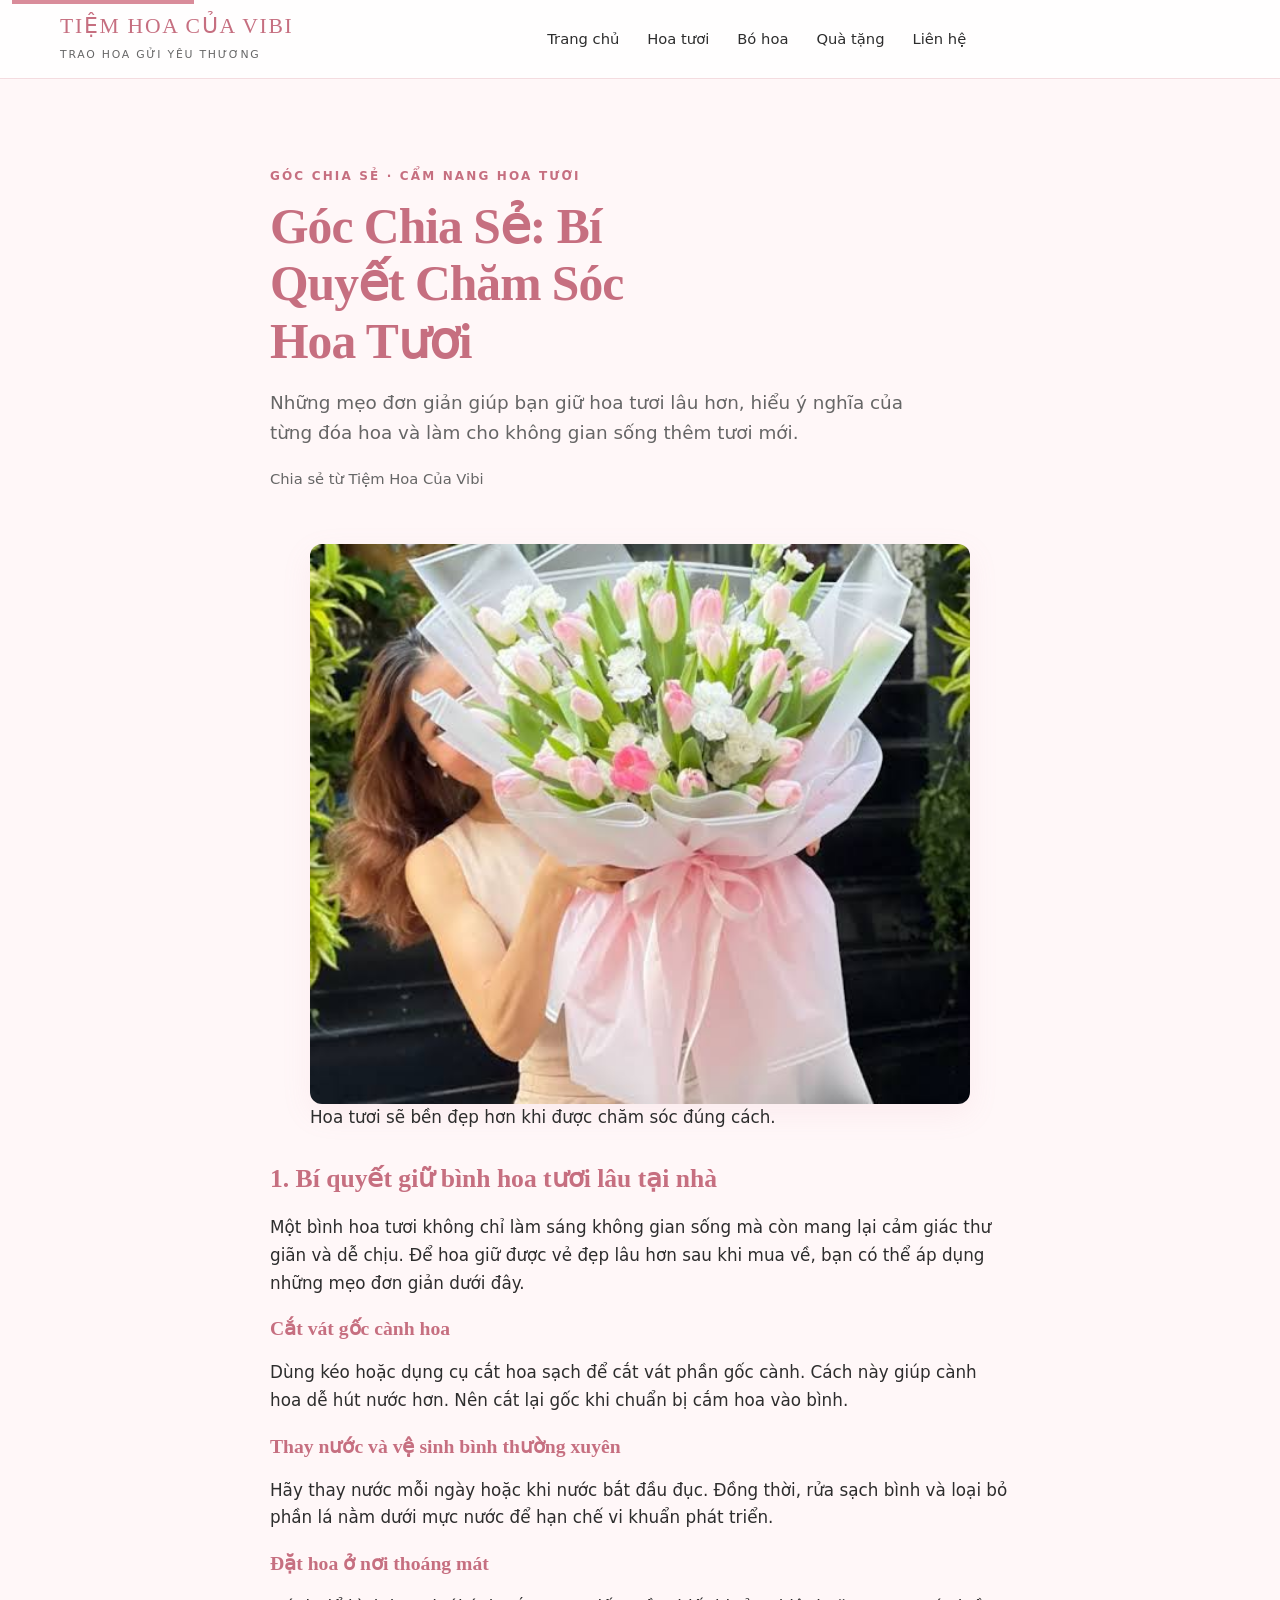
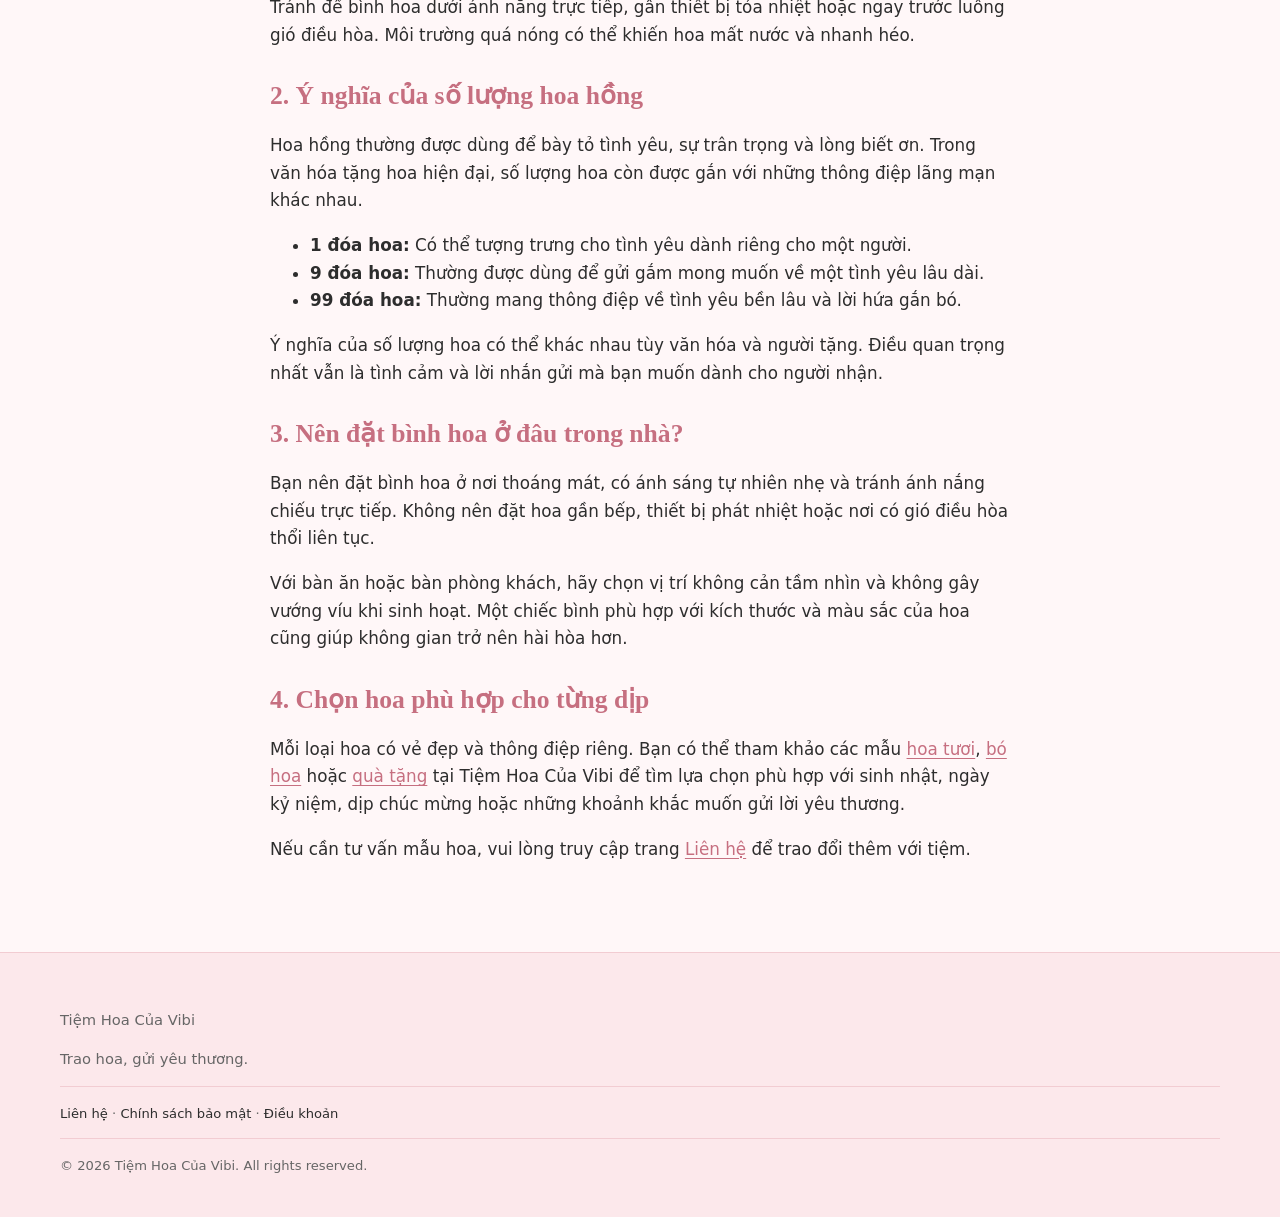
<file: kien-thuc.html>
<!DOCTYPE html>
<html lang="vi">
<head>
  <meta charset="utf-8">
  <meta name="viewport" content="width=device-width, initial-scale=1">

  <title>Góc Chia Sẻ: Bí Quyết Chăm Sóc Hoa Tươi | Tiệm Hoa Của Vibi</title>
  <meta name="description" content="Khám phá bí quyết giữ hoa tươi lâu tại nhà, cách chăm sóc hoa hồng và ý nghĩa số lượng hoa từ Góc Chia Sẻ của Tiệm Hoa Của Vibi.">

  <link rel="canonical" href="https://puerpeugox-max.za.com//goc-chia-se.html">
  <link rel="icon" href="images/favicon.ico">
  <link rel="stylesheet" href="css/styles.css">

  <meta property="og:type" content="article">
  <meta property="og:title" content="Góc Chia Sẻ: Bí Quyết Chăm Sóc Hoa Tươi | Tiệm Hoa Của Vibi">
  <meta property="og:description" content="Mẹo chăm sóc hoa tươi lâu, ý nghĩa hoa hồng và cách bài trí hoa trong nhà.">
  <meta property="og:url" content="https://puerpeugox-max.za.com//goc-chia-se.html">
  <meta property="og:image" content="https://puerpeugox-max.za.com//images/hoaTulip.jpg">

  <meta name="twitter:card" content="summary_large_image">
  <meta name="twitter:title" content="Góc Chia Sẻ | Tiệm Hoa Của Vibi">
  <meta name="twitter:description" content="Cùng tìm hiểu những mẹo chăm sóc và thưởng thức vẻ đẹp của hoa tươi.">
  <meta name="twitter:image" content="https://puerpeugox-max.za.com//images/hoaTulip.jpg">
</head>

<body>
  <a class="skip" href="#main">Bỏ qua điều hướng</a>

  <header class="site">
    <div class="wrap nav-row">
      <a class="brand" href="index.html" aria-label="Tiệm Hoa Của Vibi - Trang chủ">
        <span>
          <span class="brand-name">Tiệm Hoa Của Vibi</span>
          <small>Trao Hoa Gửi Yêu Thương</small>
        </span>
      </a>

      <nav class="primary" id="nav" aria-label="Điều hướng chính">
        <a href="index.html">Trang chủ</a>
        <a href="hoa-tuoi.html">Hoa tươi</a>
        <a href="bo-hoa.html">Bó hoa</a>
        <a href="qua-tang.html">Quà tặng</a>
        <a href="lien-he.html">Liên hệ</a>
      </nav>

      <div class="header-actions">
        <button
          class="menu-btn"
          type="button"
          aria-expanded="false"
          aria-controls="nav"
          aria-label="Mở menu">
          Menu
        </button>
      </div>
    </div>
  </header>

  <main id="main">
    <article class="wrap prose section">

      <header class="page-hero">
        <p class="kicker">GÓC CHIA SẺ · CẨM NANG HOA TƯƠI</p>

        <h1>Góc Chia Sẻ: Bí Quyết Chăm Sóc Hoa Tươi</h1>

        <p class="lede">
          Những mẹo đơn giản giúp bạn giữ hoa tươi lâu hơn, hiểu ý nghĩa
          của từng đóa hoa và làm cho không gian sống thêm tươi mới.
        </p>

        <p class="meta">
          Chia sẻ từ Tiệm Hoa Của Vibi
        </p>
      </header>

      <figure>
        <img
          src="images/hoaTulip.jpg"
          alt="Bó hoa tulip thanh lịch tại Tiệm Hoa Của Vibi"
          loading="eager"
          fetchpriority="high"
          style="display: block; width: 100%; max-width: 100%; height: auto; max-height: 560px; object-fit: cover; object-position: center; border-radius: 12px; box-shadow: var(--shadow);">

        <figcaption>
          Hoa tươi sẽ bền đẹp hơn khi được chăm sóc đúng cách.
        </figcaption>
      </figure>

      <section>
        <h2>1. Bí quyết giữ bình hoa tươi lâu tại nhà</h2>

        <p>
          Một bình hoa tươi không chỉ làm sáng không gian sống mà còn
          mang lại cảm giác thư giãn và dễ chịu. Để hoa giữ được vẻ đẹp
          lâu hơn sau khi mua về, bạn có thể áp dụng những mẹo đơn giản
          dưới đây.
        </p>

        <h3>Cắt vát gốc cành hoa</h3>
        <p>
          Dùng kéo hoặc dụng cụ cắt hoa sạch để cắt vát phần gốc cành.
          Cách này giúp cành hoa dễ hút nước hơn. Nên cắt lại gốc khi
          chuẩn bị cắm hoa vào bình.
        </p>

        <h3>Thay nước và vệ sinh bình thường xuyên</h3>
        <p>
          Hãy thay nước mỗi ngày hoặc khi nước bắt đầu đục. Đồng thời,
          rửa sạch bình và loại bỏ phần lá nằm dưới mực nước để hạn chế
          vi khuẩn phát triển.
        </p>

        <h3>Đặt hoa ở nơi thoáng mát</h3>
        <p>
          Tránh để bình hoa dưới ánh nắng trực tiếp, gần thiết bị tỏa
          nhiệt hoặc ngay trước luồng gió điều hòa. Môi trường quá nóng
          có thể khiến hoa mất nước và nhanh héo.
        </p>

        <h2>2. Ý nghĩa của số lượng hoa hồng</h2>

        <p>
          Hoa hồng thường được dùng để bày tỏ tình yêu, sự trân trọng
          và lòng biết ơn. Trong văn hóa tặng hoa hiện đại, số lượng
          hoa còn được gắn với những thông điệp lãng mạn khác nhau.
        </p>

        <ul>
          <li>
            <strong>1 đóa hoa:</strong>
            Có thể tượng trưng cho tình yêu dành riêng cho một người.
          </li>
          <li>
            <strong>9 đóa hoa:</strong>
            Thường được dùng để gửi gắm mong muốn về một tình yêu lâu dài.
          </li>
          <li>
            <strong>99 đóa hoa:</strong>
            Thường mang thông điệp về tình yêu bền lâu và lời hứa gắn bó.
          </li>
        </ul>

        <p>
          Ý nghĩa của số lượng hoa có thể khác nhau tùy văn hóa và người
          tặng. Điều quan trọng nhất vẫn là tình cảm và lời nhắn gửi
          mà bạn muốn dành cho người nhận.
        </p>

        <h2>3. Nên đặt bình hoa ở đâu trong nhà?</h2>

        <p>
          Bạn nên đặt bình hoa ở nơi thoáng mát, có ánh sáng tự nhiên
          nhẹ và tránh ánh nắng chiếu trực tiếp. Không nên đặt hoa gần
          bếp, thiết bị phát nhiệt hoặc nơi có gió điều hòa thổi liên tục.
        </p>

        <p>
          Với bàn ăn hoặc bàn phòng khách, hãy chọn vị trí không cản
          tầm nhìn và không gây vướng víu khi sinh hoạt. Một chiếc bình
          phù hợp với kích thước và màu sắc của hoa cũng giúp không gian
          trở nên hài hòa hơn.
        </p>

        <h2>4. Chọn hoa phù hợp cho từng dịp</h2>

        <p>
          Mỗi loại hoa có vẻ đẹp và thông điệp riêng. Bạn có thể tham
          khảo các mẫu
          <a href="hoa-tuoi.html">hoa tươi</a>,
          <a href="bo-hoa.html">bó hoa</a> hoặc
          <a href="qua-tang.html">quà tặng</a>
          tại Tiệm Hoa Của Vibi để tìm lựa chọn phù hợp với sinh nhật,
          ngày kỷ niệm, dịp chúc mừng hoặc những khoảnh khắc muốn gửi
          lời yêu thương.
        </p>

        <p>
          Nếu cần tư vấn mẫu hoa, vui lòng truy cập trang
          <a href="lien-he.html">Liên hệ</a> để trao đổi thêm với tiệm.
        </p>
      </section>

    </article>
  </main>

  <footer class="site">
    <div class="wrap">
      <p>Tiệm Hoa Của Vibi</p>
      <p>Trao hoa, gửi yêu thương.</p>

      <p class="legal">
        <a href="lien-he.html">Liên hệ</a> ·
        <a href="bao-mat.html">Chính sách bảo mật</a> ·
        <a href="dieu-khoan.html">Điều khoản</a>
      </p>

      <p class="legal">
        © <span id="y">2026</span> Tiệm Hoa Của Vibi. All rights reserved.
      </p>
    </div>
  </footer>

  <script src="js/main.js" defer></script>
</body>
</html>
</file>
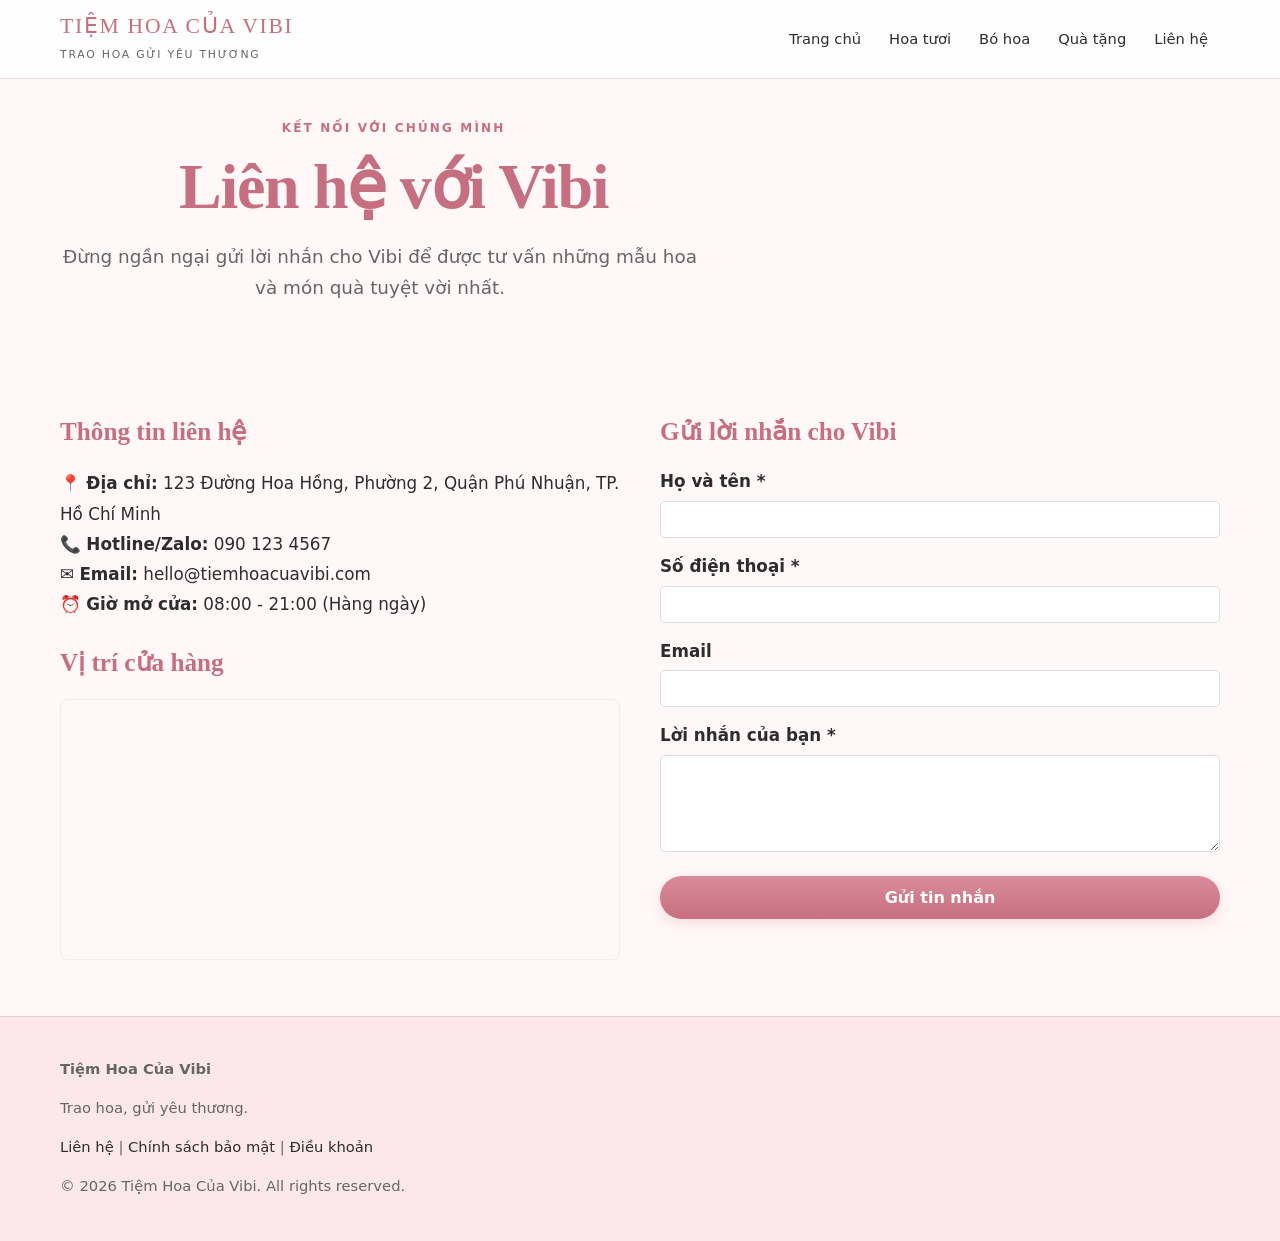
<file: lien-he.html>
<!DOCTYPE html>
<html lang="vi">
<head>
  <meta charset="UTF-8">
  <meta name="viewport" content="width=device-width, initial-scale=1">

  <!-- SEO Cơ bản -->
  <title>Liên Hệ - Tiệm Hoa Của Vibi</title>
  <meta name="description" content="Liên hệ với Tiệm Hoa Của Vibi để đặt hoa tươi theo yêu cầu, tư vấn quà tặng và hỗ trợ giao hoa hỏa tốc.">
  <meta name="theme-color" content="#fff7f8">
  <link rel="canonical" href="https://puerpeugox-max.za.com/">
  
  <!-- Stylesheet -->
  <link rel="stylesheet" href="css/styles.css">
</head>

<body>

  <!-- Đầu trang -->
  <header class="site">
    <div class="wrap nav-row">
      <a class="brand" href="index.html">
        <span>
          <span class="brand-name">Tiệm Hoa Của Vibi</span>
          <small>Trao Hoa Gửi Yêu Thương</small>
        </span>
      </a>

      <nav class="primary" aria-label="Điều hướng chính">
        <a href="index.html">Trang chủ</a>
        <a href="hoa-tuoi.html">Hoa tươi</a>
        <a href="bo-hoa.html">Bó hoa</a>
        <a href="qua-tang.html">Quà tặng</a>
        <a href="lien-he.html" class="active">Liên hệ</a>
      </nav>
    </div>
  </header>

  <main id="main">

    <!-- Tiêu đề trang -->
    <section class="wrap hero" style="padding: 40px 0 20px 0; text-align: center;">
      <div>
        <p class="kicker">Kết nối với chúng mình</p>
        <h1>Liên hệ với Vibi</h1>
        <p class="lede">Đừng ngần ngại gửi lời nhắn cho Vibi để được tư vấn những mẫu hoa và món quà tuyệt vời nhất.</p>
      </div>
    </section>

    <!-- Nội dung liên hệ -->
    <section class="section">
      <div class="wrap grid-two-columns" style="display: grid; grid-template-columns: repeat(auto-fit, minmax(300px, 1fr)); gap: 40px;">
        
        <!-- Cột 1: Thông tin & Bản đồ -->
        <div>
          <h2>Thông tin liên hệ</h2>
          <ul style="list-style: none; padding: 0; line-height: 1.8; margin-bottom: 30px;">
            <li>📍 <strong>Địa chỉ:</strong> 123 Đường Hoa Hồng, Phường 2, Quận Phú Nhuận, TP. Hồ Chí Minh</li>
            <li>📞 <strong>Hotline/Zalo:</strong> 090 123 4567</li>
            <li>✉️ <strong>Email:</strong> hello@tiemhoacuavibi.com</li>
            <li>⏰ <strong>Giờ mở cửa:</strong> 08:00 - 21:00 (Hàng ngày)</li>
          </ul>

          <h2>Vị trí cửa hàng</h2>
          <!-- Bản đồ nhúng (Thay src bằng link bản đồ thực tế của bạn nếu cần) -->
          <div class="map-container" style="overflow: hidden; border-radius: 8px; border: 1px solid #eee;">
            <iframe src="https://google.com" width="100%" height="250" style="border:0;" allowfullscreen="" loading="lazy" referrerpolicy="no-referrer-when-downgrade"></iframe>
          </div>
        </div>

        <!-- Cột 2: Form liên hệ -->
        <div>
          <h2>Gửi lời nhắn cho Vibi</h2>
          <form action="#" method="POST" style="display: flex; flex-direction: column; gap: 15px;">
            <div>
              <label for="name" style="display: block; margin-bottom: 5px; font-weight: bold;">Họ và tên *</label>
              <input type="text" id="name" name="name" required style="width: 100%; padding: 10px; border: 1px solid #ddd; border-radius: 5px; box-sizing: border-box;">
            </div>
            
            <div>
              <label for="phone" style="display: block; margin-bottom: 5px; font-weight: bold;">Số điện thoại *</label>
              <input type="tel" id="phone" name="phone" required style="width: 100%; padding: 10px; border: 1px solid #ddd; border-radius: 5px; box-sizing: border-box;">
            </div>

            <div>
              <label for="email" style="display: block; margin-bottom: 5px; font-weight: bold;">Email</label>
              <input type="email" id="email" name="email" style="width: 100%; padding: 10px; border: 1px solid #ddd; border-radius: 5px; box-sizing: border-box;">
            </div>

            <div>
              <label for="message" style="display: block; margin-bottom: 5px; font-weight: bold;">Lời nhắn của bạn *</label>
              <textarea id="message" name="message" rows="5" required style="width: 100%; padding: 10px; border: 1px solid #ddd; border-radius: 5px; box-sizing: border-box; resize: vertical;"></textarea>
            </div>

            <button type="submit" class="btn btn-gold" style="border: none; cursor: pointer; padding: 12px; width: 100%; font-weight: bold;">Gửi tin nhắn</button>
          </form>
        </div>

      </div>
    </section>

  </main>

  <!-- Chân trang -->
  <footer class="site">
    <div class="wrap">
      <strong>Tiệm Hoa Của Vibi</strong>
      <p>Trao hoa, gửi yêu thương.</p>
      <nav aria-label="Điều hướng chân trang">
        <a href="lien-he.html">Liên hệ</a> |
        <a href="bao-mat.html">Chính sách bảo mật</a> |
        <a href="dieu-khoan.html">Điều khoản</a>
      </nav>
      <p>© <span id="y">2026</span> Tiệm Hoa Của Vibi. All rights reserved.</p>
    </div>
  </footer>

  <script src="js/main.js" defer></script>
</body>
</html>
</file>
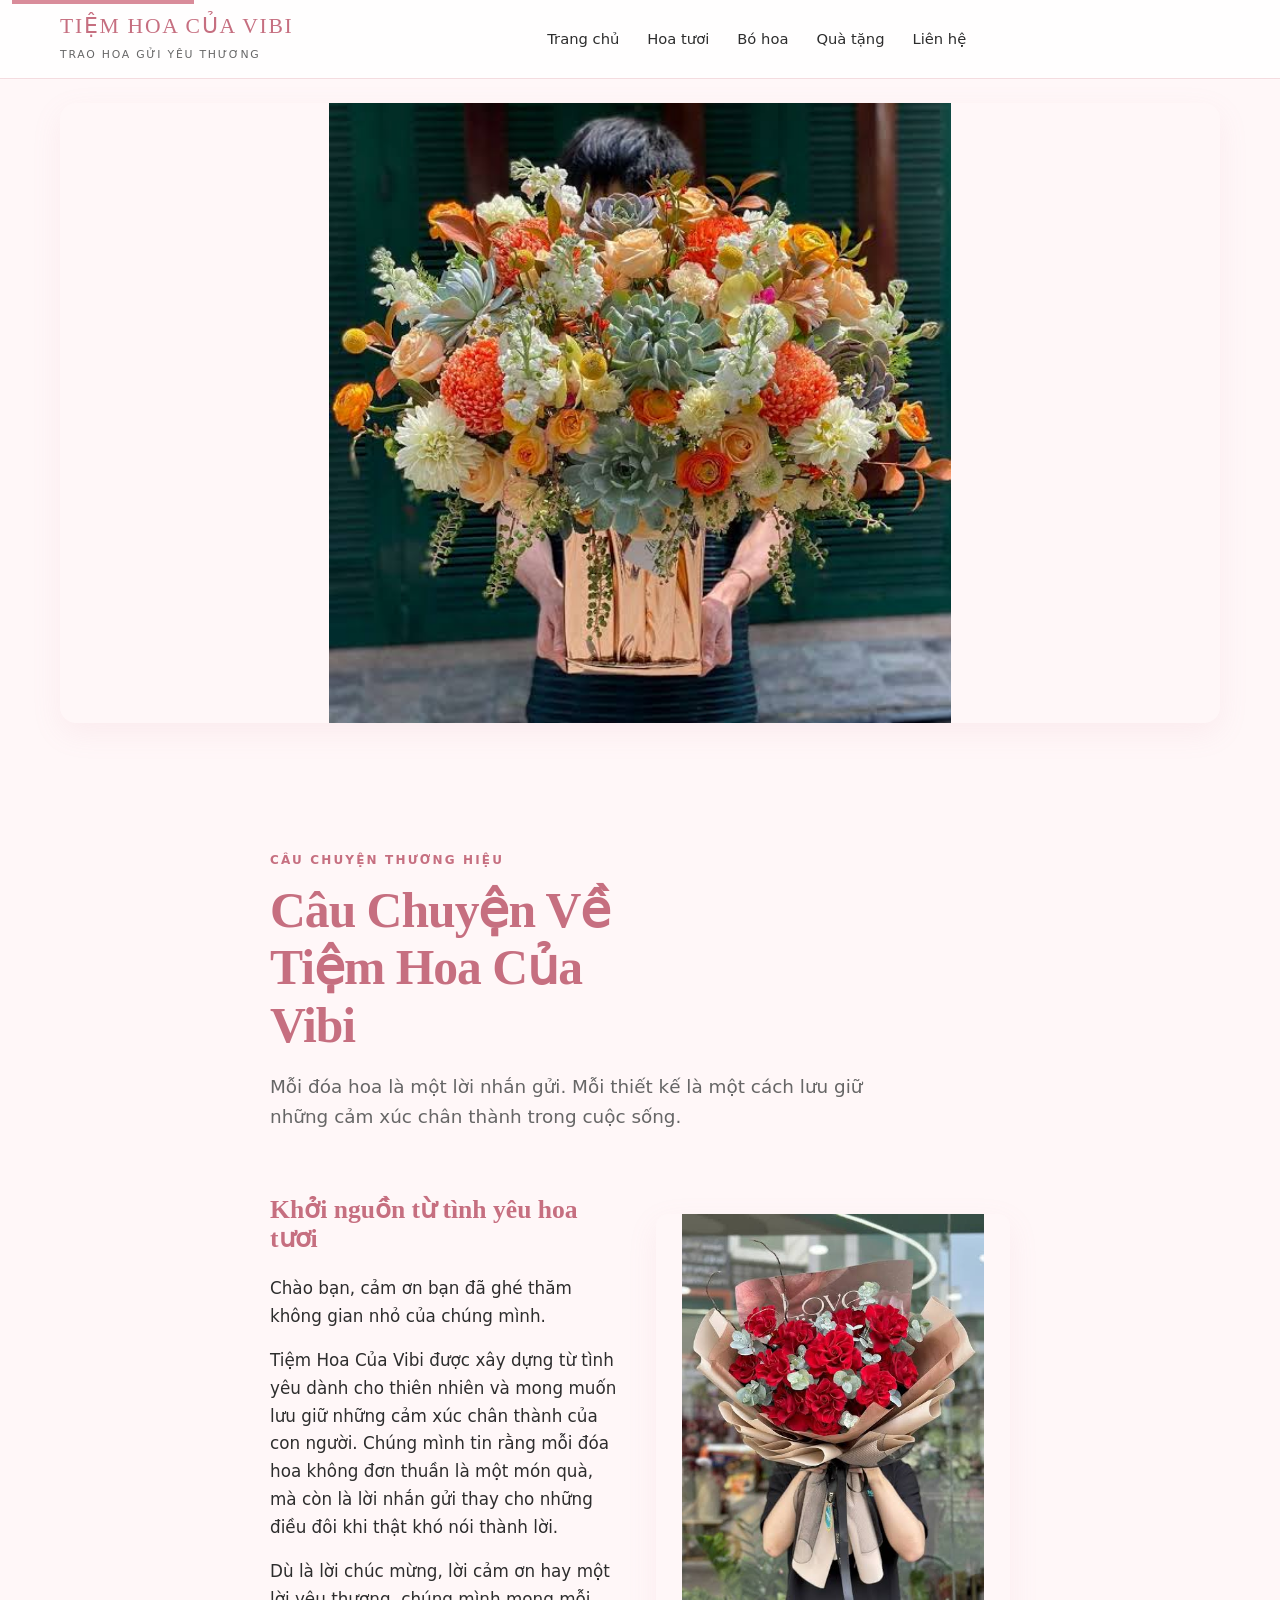
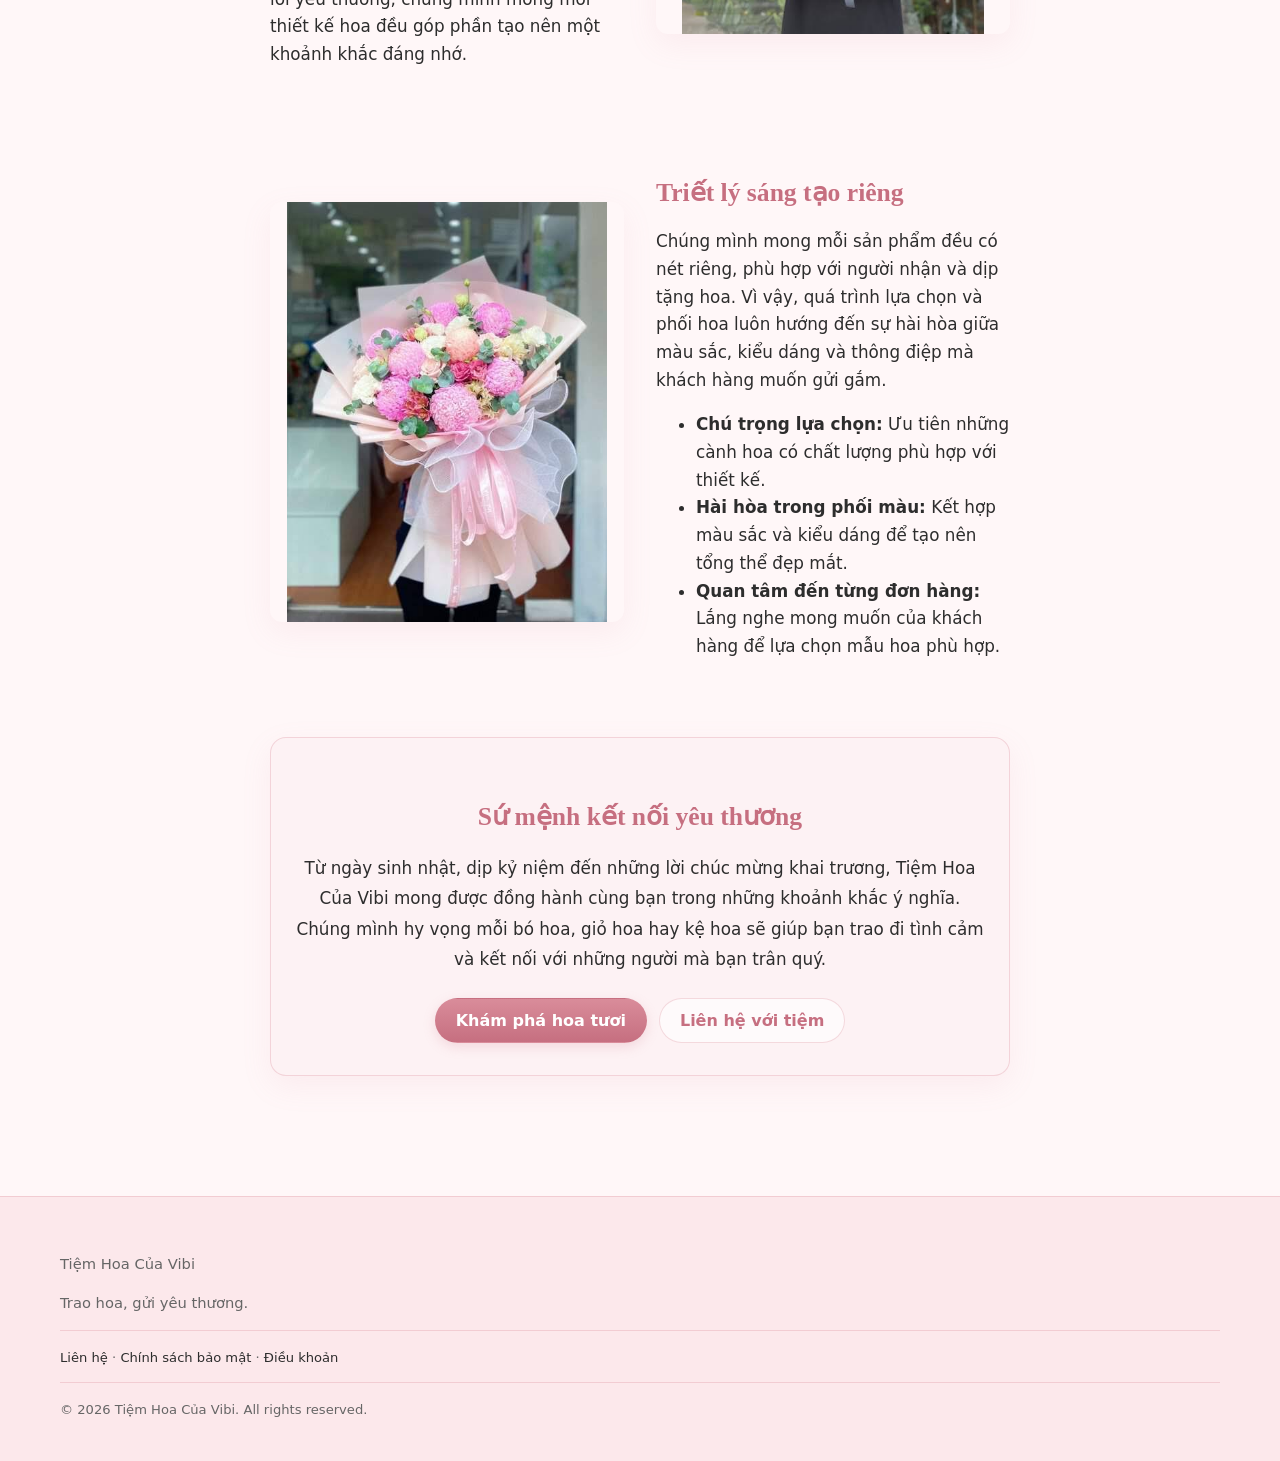
<file: ve-chung-toi.html>
<!DOCTYPE html>
<html lang="vi">
<head>
  <meta charset="utf-8">
  <meta name="viewport" content="width=device-width, initial-scale=1">

  <title>Câu Chuyện Về Chúng Tôi | Tiệm Hoa Của Vibi</title>
  <meta name="description" content="Tìm hiểu câu chuyện thương hiệu, triết lý sáng tạo và sứ mệnh kết nối yêu thương của Tiệm Hoa Của Vibi qua những thiết kế hoa tươi đầy cảm xúc.">

  <link rel="canonical" href="https://puerpeugox-max.za.com//ve-chung-toi.html">
  <link rel="icon" href="images/favicon.ico">
  <link rel="stylesheet" href="css/styles.css">

  <meta property="og:type" content="website">
  <meta property="og:title" content="Câu Chuyện Về Chúng Tôi | Tiệm Hoa Của Vibi">
  <meta property="og:description" content="Khám phá câu chuyện, triết lý sáng tạo và tình yêu hoa tươi của Tiệm Hoa Của Vibi.">
  <meta property="og:url" content="https://puerpeugox-max.za.com//ve-chung-toi.html">
  <meta property="og:image" content="https://puerpeugox-max.za.com//images/hoamung.jpg">

  <meta name="twitter:card" content="summary_large_image">
  <meta name="twitter:title" content="Câu Chuyện Về Tiệm Hoa Của Vibi">
  <meta name="twitter:description" content="Nơi những đóa hoa thay lời muốn nói và kết nối những cảm xúc chân thành.">
  <meta name="twitter:image" content="https://puerpeugox-max.za.com//images/hoamung.jpg">
</head>

<body>
  <a class="skip" href="#main">Bỏ qua điều hướng</a>

  <header class="site">
    <div class="wrap nav-row">
      <a class="brand" href="index.html" aria-label="Tiệm Hoa Của Vibi - Trang chủ">
        <span>
          <span class="brand-name">Tiệm Hoa Của Vibi</span>
          <small>Trao Hoa Gửi Yêu Thương</small>
        </span>
      </a>

      <nav class="primary" id="nav" aria-label="Điều hướng chính">
        <a href="index.html">Trang chủ</a>
        <a href="hoa-tuoi.html">Hoa tươi</a>
        <a href="bo-hoa.html">Bó hoa</a>
        <a href="qua-tang.html">Quà tặng</a>
        <a href="lien-he.html">Liên hệ</a>
      </nav>

      <div class="header-actions">
        <button
          class="menu-btn"
          type="button"
          aria-expanded="false"
          aria-controls="nav"
          aria-label="Mở menu">
          Menu
        </button>
      </div>
    </div>
  </header>

  <main id="main">
    <section class="wrap" style="padding-top: 24px;">
      <figure style="margin: 0 0 40px;">
        <img
          src="images/hoamung.jpg"
          alt="Kệ hoa chúc mừng được thiết kế tại Tiệm Hoa Của Vibi"
          fetchpriority="high"
          style="display: block; width: 100%; max-width: 100%; height: auto; max-height: 620px; object-fit: contain; object-position: center; border-radius: 16px; box-shadow: var(--shadow);">
      </figure>
    </section>

    <article class="wrap prose section">
      <header class="page-hero">
        <p class="kicker">CÂU CHUYỆN THƯƠNG HIỆU</p>
        <h1>Câu Chuyện Về Tiệm Hoa Của Vibi</h1>
        <p class="lede">
          Mỗi đóa hoa là một lời nhắn gửi. Mỗi thiết kế là một cách
          lưu giữ những cảm xúc chân thành trong cuộc sống.
        </p>
      </header>

      <section style="display: grid; grid-template-columns: repeat(auto-fit, minmax(min(100%, 300px), 1fr)); gap: 32px; align-items: center; margin-bottom: 60px;">
        <div>
          <h2>Khởi nguồn từ tình yêu hoa tươi</h2>

          <p>
            Chào bạn, cảm ơn bạn đã ghé thăm không gian nhỏ của chúng mình.
          </p>

          <p>
            Tiệm Hoa Của Vibi được xây dựng từ tình yêu dành cho thiên
            nhiên và mong muốn lưu giữ những cảm xúc chân thành của con
            người. Chúng mình tin rằng mỗi đóa hoa không đơn thuần là
            một món quà, mà còn là lời nhắn gửi thay cho những điều đôi
            khi thật khó nói thành lời.
          </p>

          <p>
            Dù là lời chúc mừng, lời cảm ơn hay một lời yêu thương,
            chúng mình mong mỗi thiết kế hoa đều góp phần tạo nên
            một khoảnh khắc đáng nhớ.
          </p>
        </div>

        <div style="text-align: center;">
          <img
            src="images/hoahong.jpg"
            alt="Bó hoa hồng lãng mạn tại Tiệm Hoa Của Vibi"
            loading="lazy"
            style="display: block; width: 100%; max-width: 460px; height: auto; max-height: 420px; object-fit: contain; margin: 0 auto; border-radius: 12px; box-shadow: var(--shadow);">
        </div>
      </section>

      <section style="display: grid; grid-template-columns: repeat(auto-fit, minmax(min(100%, 300px), 1fr)); gap: 32px; align-items: center; margin-bottom: 60px;">
        <div style="text-align: center;">
          <img
            src="images/hoacucmaudon.jpg"
            alt="Thiết kế hoa cúc mẫu đơn tại Tiệm Hoa Của Vibi"
            loading="lazy"
            style="display: block; width: 100%; max-width: 460px; height: auto; max-height: 420px; object-fit: contain; margin: 0 auto; border-radius: 12px; box-shadow: var(--shadow);">
        </div>

        <div>
          <h2>Triết lý sáng tạo riêng</h2>

          <p>
            Chúng mình mong mỗi sản phẩm đều có nét riêng, phù hợp với
            người nhận và dịp tặng hoa. Vì vậy, quá trình lựa chọn và
            phối hoa luôn hướng đến sự hài hòa giữa màu sắc, kiểu dáng
            và thông điệp mà khách hàng muốn gửi gắm.
          </p>

          <ul>
            <li>
              <strong>Chú trọng lựa chọn:</strong>
              Ưu tiên những cành hoa có chất lượng phù hợp với thiết kế.
            </li>
            <li>
              <strong>Hài hòa trong phối màu:</strong>
              Kết hợp màu sắc và kiểu dáng để tạo nên tổng thể đẹp mắt.
            </li>
            <li>
              <strong>Quan tâm đến từng đơn hàng:</strong>
              Lắng nghe mong muốn của khách hàng để lựa chọn mẫu hoa phù hợp.
            </li>
          </ul>
        </div>
      </section>

      <section style="background: #fdf2f4; border: 1px solid var(--line); border-radius: 16px; padding: 32px 24px; text-align: center; margin-bottom: 48px; box-shadow: var(--shadow);">
        <h2>Sứ mệnh kết nối yêu thương</h2>

        <p style="max-width: 45rem; margin: 15px auto 0; line-height: 1.8;">
          Từ ngày sinh nhật, dịp kỷ niệm đến những lời chúc mừng khai
          trương, Tiệm Hoa Của Vibi mong được đồng hành cùng bạn trong
          những khoảnh khắc ý nghĩa. Chúng mình hy vọng mỗi bó hoa,
          giỏ hoa hay kệ hoa sẽ giúp bạn trao đi tình cảm và kết nối
          với những người mà bạn trân quý.
        </p>

        <div class="cta-row" style="justify-content: center; margin-top: 24px;">
          <a class="btn btn-gold" href="hoa-tuoi.html">Khám phá hoa tươi</a>
          <a class="btn btn-ghost" href="lien-he.html">Liên hệ với tiệm</a>
        </div>
      </section>
    </article>
  </main>

  <footer class="site">
    <div class="wrap">
      <p>Tiệm Hoa Của Vibi</p>
      <p>Trao hoa, gửi yêu thương.</p>

      <p class="legal">
        <a href="lien-he.html">Liên hệ</a> ·
        <a href="bao-mat.html">Chính sách bảo mật</a> ·
        <a href="dieu-khoan.html">Điều khoản</a>
      </p>

      <p class="legal">
        © <span id="y">2026</span> Tiệm Hoa Của Vibi. All rights reserved.
      </p>
    </div>
  </footer>

  <script src="js/main.js" defer></script>
</body>
</html>
</file>
<file: css/styles.css>
:root {
  --ink: #2d2d2d;
  --bg: #fff7f8;
  --surface: #ffffff;
  --surface-2: #fce8eb;
  --line: rgba(217, 140, 154, 0.3);
  --gold: #d98c9a;
  --gold-2: #c66f80;
  --cream: #ffffff;
  --muted: #666666;
  --danger: #e07a5f;
  --ok: #7dcea0;
  --shadow: 0 10px 30px rgba(217, 140, 154, 0.1);
  --radius: 18px;
  --max: 1160px;
  --serif: "Iowan Old Style", "Palatino Linotype", Palatino, "Times New Roman", serif;
  --sans: "Segoe UI", system-ui, -apple-system, "Helvetica Neue", Arial, sans-serif;
}


*,
*::before,
*::after {
  box-sizing: border-box;
}

html {
  scroll-behavior: smooth;
}

body {
  margin: 0;
  min-height: 100vh;
  background: var(--bg);
  color: var(--ink);
  font-family: var(--sans);
  font-size: 1.05rem;
  line-height: 1.65;
}


img,
svg {
  max-width: 100%;
  display: block;
}

a {
  color: var(--gold-2);
  text-decoration-thickness: 1px;
  text-underline-offset: 0.18em;
}

a:hover {
  color: var(--gold);
}

.skip {
  position: absolute;
  left: 12px;
  top: -40px;
  background: var(--gold);
  color: var(--cream);
  padding: 8px 12px;
  z-index: 20;
}

.skip:focus {
  top: 12px;
}

.wrap {
  width: min(100% - 32px, var(--max));
  margin-inline: auto;
}

.topbar {
  background: #fce8eb;
  border-bottom: 1px solid var(--line);
  font-size: 0.82rem;
  letter-spacing: 0.04em;
  color: var(--gold-2);
}

.topbar .wrap {
  display: flex;
  justify-content: space-between;
  gap: 12px;
  padding: 8px 0;
  flex-wrap: wrap;
}

.topbar strong {
  color: var(--gold-2);
  font-weight: 650;
}

header.site {
  position: sticky;
  top: 0;
  z-index: 10;
  backdrop-filter: blur(16px);
  background: rgba(255, 255, 255, 0.85);
  border-bottom: 1px solid var(--line);
}

.nav-row {
  display: flex;
  align-items: center;
  justify-content: space-between;
  gap: 16px;
  padding: 14px 0;
}

.brand {
  display: flex;
  align-items: center;
  gap: 10px;
  color: var(--ink);
  text-decoration: none;
  flex-shrink: 0;
}

.brand svg {
  width: 36px;
  height: 36px;
}

.brand-name {
  font-family: var(--serif);
  font-size: 1.35rem;
  letter-spacing: 0.08em;
  text-transform: uppercase;
  line-height: 1;
  color: var(--gold-2);
}

.brand small {
  display: block;
  font-family: var(--sans);
  font-size: 0.68rem;
  letter-spacing: 0.16em;
  color: var(--muted);
  text-transform: uppercase;
  margin-top: 4px;
}

nav.primary {
  display: flex;
  gap: 4px;
  align-items: center;
  flex-wrap: wrap;
}

nav.primary a {
  color: var(--ink);
  text-decoration: none;
  padding: 8px 12px;
  border-radius: 999px;
  font-size: 0.92rem;
  transition: all 0.2s ease;
}

nav.primary a:hover,
nav.primary a[aria-current="page"] {
  background: #fce8eb;
  color: var(--gold-2);
}

.header-actions {
  display: flex;
  align-items: center;
  gap: 10px;
  flex-shrink: 0;
}

.auth-btns {
  display: inline-flex;
  align-items: center;
  gap: 8px;
}

.menu-btn {
  display: none;
  background: transparent;
  border: 1px solid var(--line);
  color: var(--ink);
  border-radius: 10px;
  padding: 8px 12px;
  cursor: pointer;
  font-family: inherit;
  font-size: 0.9rem;
  font-weight: 600;
  transition: all 0.2s ease;
}

.menu-btn:hover {
  border-color: var(--gold);
  color: var(--gold-2);
  background: #fce8eb;
}

.hero {
  padding: 72px 0 40px;
  display: grid;
  grid-template-columns: 1.35fr 0.9fr;
  gap: 48px;
  align-items: center;
}

.kicker {
  color: var(--gold-2);
  letter-spacing: 0.18em;
  text-transform: uppercase;
  font-size: 0.75rem;
  font-weight: 700;
  margin: 0 0 12px;
}
h1,
h2,
h3 {
  font-family: var(--serif);
  line-height: 1.15;
  font-weight: 600;
  color: var(--gold-2);
}

h1 {
  font-size: clamp(2.3rem, 5vw, 4.1rem);
  margin: 0 0 18px;
  letter-spacing: -0.02em;
}

.lede {
  font-size: 1.15rem;
  color: var(--muted);
  max-width: 40rem;
}

.cta-row {
  display: flex;
  gap: 12px;
  flex-wrap: wrap;
  margin-top: 28px;
}

.btn {
  display: inline-flex;
  align-items: center;
  justify-content: center;
  border-radius: 999px;
  padding: 12px 20px;
  text-decoration: none;
  font-weight: 650;
  border: 1px solid transparent;
  cursor: pointer;
  font-family: inherit;
  font-size: 1rem;
  line-height: 1.2;
  transition: all 0.2s ease;
}

.btn-sm {
  padding: 7px 15px;
  font-size: 0.88rem;
  font-weight: 600;
  letter-spacing: 0.02em;
}

.btn-gold {
  background: linear-gradient(180deg, var(--gold), var(--gold-2));
  color: var(--cream);
  box-shadow: 0 4px 12px rgba(217, 140, 154, 0.25);
}

.btn-gold:hover {
  color: var(--cream);
  filter: brightness(1.05);
  box-shadow: 0 6px 20px rgba(217, 140, 154, 0.4);
  transform: translateY(-1px);
}

.btn-ghost {
  border-color: var(--line);
  color: var(--gold-2);
  background: rgba(255, 255, 255, 0.6);
}

.btn-ghost:hover {
  border-color: var(--gold-2);
  color: var(--gold-2);
  background: #fce8eb;
  transform: translateY(-1px);
}

.hero-panel {
  background: linear-gradient(165deg, var(--surface), #fff1f3 60%, #ffeef1);
  border: 1px solid var(--line);
  border-radius: 28px;
  padding: 28px;
  box-shadow: var(--shadow);
}

.stat-grid {
  display: grid;
  grid-template-columns: 1fr 1fr;
  gap: 16px;
}

.stat {
  padding: 12px 0;
  border-top: 1px solid var(--line);
}

.stat b {
  display: block;
  font-family: var(--serif);
  font-size: 1.6rem;
  color: var(--gold-2);
}

.stat span {
  color: var(--muted);
  font-size: 0.88rem;
}

.section {
  padding: 56px 0;
}

.section-head {
  display: flex;
  justify-content: space-between;
  align-items: end;
  gap: 16px;
  margin-bottom: 28px;
}

.section-head h2 {
  margin: 0;
  font-size: clamp(1.7rem, 3vw, 2.4rem);
}

.cards {
  display: grid;
  grid-template-columns: repeat(3, 1fr);
  gap: 18px;
}

.card {
  background: var(--surface);
  border: 1px solid var(--line);
  border-radius: var(--radius);
  padding: 22px;
  text-decoration: none;
  color: inherit;
  display: flex;
  flex-direction: column;
  min-height: 220px;
  transition: transform 0.2s ease, border-color 0.2s ease;
}

.card:hover {
  transform: translateY(-4px);
  border-color: var(--gold);
  color: inherit;
}

.card .tag {
  font-size: 0.75rem;
  letter-spacing: 0.12em;
  text-transform: uppercase;
  color: var(--gold-2);
}

.card h3 {
  margin: 10px 0 8px;
  font-size: 1.35rem;
}

.card p {
  color: var(--muted);
  margin: 0 0 auto;
}

.card .more {
  margin-top: 18px;
  color: var(--gold-2);
  font-size: 0.92rem;
}

.band {
  background: var(--surface);
  border-block: 1px solid var(--line);
}

.topics {
  display: grid;
  grid-template-columns: 1.1fr 1fr;
  gap: 40px;
  align-items: start;
}

.topic-list {
  list-style: none;
  margin: 0;
  padding: 0;
}

.topic-list li {
  border-bottom: 1px solid var(--line);
}

.topic-list a {
  display: flex;
  justify-content: space-between;
  gap: 16px;
  padding: 16px 0;
  color: inherit;
  text-decoration: none;
}

.topic-list a:hover h3 {
  color: var(--gold-2);
}

.topic-list h3 {
  margin: 0;
  font-size: 1.2rem;
}

.note {
  background: #fdf2f4;
  border: 1px solid var(--line);
  border-radius: var(--radius);
  padding: 22px;
}

.note h2 {
  margin-top: 0;
  color: var(--gold-2);
}

article.prose {
  max-width: 740px;
  margin: 0 auto;
  padding: 40px 0 72px;
}

article.prose h1 {
  font-size: clamp(2rem, 4vw, 3.1rem);
}

article.prose h2 {
  margin-top: 2rem;
  font-size: 1.6rem;
}

article.prose .meta {
  color: var(--muted);
  font-size: 0.92rem;
  margin-bottom: 24px;
}

blockquote {
  margin: 24px 0;
  padding: 8px 0 8px 18px;
  border-left: 3px solid var(--gold);
  color: var(--muted);
  font-family: var(--serif);
  font-size: 1.2rem;
}

table {
  width: 100%;
  border-collapse: collapse;
  margin: 20px 0 28px;
  font-size: 0.95rem;
}

th,
td {
  border-bottom: 1px solid var(--line);
  padding: 10px 8px;
  text-align: left;
}

th {
  color: var(--gold-2);
  font-weight: 650;
}

.page-hero {
  padding: 48px 0 12px;
}

.page-hero h1 {
  max-width: 16ch;
}

.faq details {
  background: var(--surface);
  border: 1px solid var(--line);
  border-radius: 14px;
  padding: 14px 18px;
  margin-bottom: 10px;
}

.faq summary {
  cursor: pointer;
  font-weight: 650;
}

footer.site {
  border-top: 1px solid var(--line);
  padding: 40px 0 28px;
  color: var(--muted);
  font-size: 0.92rem;
  background: #fce8eb;
}

.foot-grid {
  display: grid;
  grid-template-columns: 1.4fr 1fr 1fr 1fr;
  gap: 24px;
  margin-bottom: 28px;
}

footer.site a {
  color: var(--ink);
  text-decoration: none;
}

footer.site a:hover {
  color: var(--gold-2);
}

.foot-col {
  display: flex;
  flex-direction: column;
  gap: 8px;
}

.legal {
  border-top: 1px solid var(--line);
  padding-top: 16px;
  font-size: 0.82rem;
}

@media (max-width: 900px) {
  .hero,
  .cards,
  .topics,
  .foot-grid {
    grid-template-columns: 1fr;
  }

  .menu-btn {
    display: inline-flex;
    align-items: center;
    justify-content: center;
  }

  nav.primary {
    display: none;
    position: absolute;
    left: 16px;
    right: 16px;
    top: calc(100% + 8px);
    background: rgba(255, 255, 255, 0.98);
    backdrop-filter: blur(16px);
    -webkit-backdrop-filter: blur(16px);
    border: 1px solid var(--line);
    border-radius: 16px;
    padding: 12px;
    flex-direction: column;
    align-items: stretch;
    box-shadow: 0 16px 40px rgba(217, 140, 154, 0.15);
    z-index: 100;
  }

  nav.primary.open {
    display: flex;
  }
}

@media (max-width: 540px) {
  .brand svg {
    width: 30px;
    height: 30px;
  }

  .brand-name {
    font-size: 1.15rem;
  }

  .brand small {
    display: none;
  }

  .header-actions {
    gap: 6px;
  }

  .auth-btns {
    gap: 6px;
  }

  .auth-btns .btn-sm {
    padding: 6px 11px;
    font-size: 0.8rem;
  }

  .menu-btn {
    padding: 6px 10px;
    font-size: 0.8rem;
  }
}

@media (max-width: 375px) {
  .brand-name {
    font-size: 1.05rem;
  }

  .auth-btns .btn-sm {
    padding: 5px 8px;
    font-size: 0.76rem;
  }
}

/* ==========================================================
   AUTH MODAL (ĐĂNG NHẬP / ĐĂNG KÝ) - Tiệm Hoa Của Vibi
 STYLE
   ========================================================== */
.auth-modal-overlay {
  position: fixed;
  inset: 0;
  background: rgba(45, 45, 45, 0.4);
  backdrop-filter: blur(8px);
  -webkit-backdrop-filter: blur(8px);
  z-index: 9999;
  display: flex;
  align-items: center;
  justify-content: center;
  padding: 16px;
  opacity: 0;
  visibility: hidden;
  transition: opacity 0.25s ease, visibility 0.25s ease;
}

.auth-modal-overlay.active {
  opacity: 1;
  visibility: visible;
}

.auth-modal-card {
  position: relative;
  width: 100%;
  max-width: 440px;
  background: linear-gradient(165deg, #ffffff, #fffdfd 60%, #fff7f8);
  border: 1px solid var(--line);
  border-radius: 20px;
  box-shadow: 0 24px 60px rgba(217, 140, 154, 0.15), 0 0 35px rgba(217, 140, 154, 0.05);
  padding: 32px 28px;
  color: var(--ink);
  transform: scale(0.95) translateY(12px);
  transition: transform 0.25s ease;
}

.auth-modal-overlay.active .auth-modal-card {
  transform: scale(1) translateY(0);
}

.auth-modal-close {
  position: absolute;
  top: 16px;
  right: 16px;
  width: 32px;
  height: 32px;
  border-radius: 50%;
  background: #fce8eb;
  border: 1px solid var(--line);
  color: var(--gold-2);
  display: flex;
  align-items: center;
  justify-content: center;
  cursor: pointer;
  font-size: 1.3rem;
  line-height: 1;
  transition: all 0.2s ease;
}

.auth-modal-close:hover {
  color: var(--gold-2);
  border-color: var(--gold-2);
  transform: rotate(90deg);
  background: #fdf2f4;
}

.auth-modal-header {
  text-align: center;
  margin-bottom: 22px;
}

.auth-modal-badge {
  display: inline-flex;
  align-items: center;
  gap: 6px;
  color: var(--gold-2);
  font-size: 0.72rem;
  letter-spacing: 0.15em;
  text-transform: uppercase;
  font-weight: 700;
  margin-bottom: 8px;
  background: #fce8eb;
  border: 1px solid var(--line);
  padding: 4px 10px;
  border-radius: 999px;
}

.auth-modal-title {
  font-family: var(--serif);
  font-size: 1.55rem;
  margin: 0 0 6px;
  color: var(--gold-2);
}

.auth-modal-desc {
  color: var(--muted);
  font-size: 0.85rem;
  margin: 0;
  line-height: 1.45;
}

.auth-tabs {
  display: grid;
  grid-template-columns: 1fr 1fr;
  background: #ffffff;
  border: 1px solid var(--line);
  border-radius: 12px;
  padding: 4px;
  gap: 4px;
  margin-bottom: 20px;
}

.auth-tab-btn {
  background: transparent;
  border: none;
  color: var(--muted);
  font-family: inherit;
  font-weight: 600;
  font-size: 0.9rem;
  padding: 9px;
  border-radius: 8px;
  cursor: pointer;
  transition: all 0.2s ease;
}

.auth-tab-btn:hover {
  color: var(--gold-2);
}

.auth-tab-btn.active {
  background: linear-gradient(180deg, var(--gold), var(--gold-2));
  color: var(--cream);
  box-shadow: 0 2px 8px rgba(217, 140, 154, 0.2);
}

.auth-toast {
  display: none;
  background: rgba(125, 206, 160, 0.12);
  border: 1px solid var(--ok);
  color: var(--ok);
  border-radius: 10px;
  padding: 10px 14px;
  font-size: 0.85rem;
  text-align: center;
  margin-bottom: 16px;
  animation: authFadeIn 0.3s ease;
}

@keyframes authFadeIn {
  from { opacity: 0; transform: translateY(-6px); }
  to { opacity: 1; transform: translateY(0); }
}

.auth-form {
  display: none;
  flex-direction: column;
  gap: 14px;
}

.auth-form.active {
  display: flex;
}

.auth-field {
  display: flex;
  flex-direction: column;
  gap: 5px;
}

.auth-field label {
  font-size: 0.82rem;
  font-weight: 600;
  color: var(--ink);
}

.auth-field input[type="text"],
.auth-field input[type="email"],
.auth-field input[type="password"] {
  background: #ffffff;
  border: 1px solid var(--line);
  border-radius: 10px;
  padding: 11px 13px;
  color: var(--ink);
  font-family: inherit;
  font-size: 0.92rem;
  transition: border-color 0.2s, box-shadow 0.2s;
}

.auth-field input:focus {
  outline: none;
  border-color: var(--gold);
  box-shadow: 0 0 0 3px rgba(217, 140, 154, 0.15);
}

.auth-field input::placeholder {
  color: #b3b3b3;
}

.auth-row-between {
  display: flex;
  align-items: center;
  justify-content: space-between;
  font-size: 0.82rem;
  color: var(--muted);
  margin-top: 2px;
}

.auth-checkbox-label {
  display: flex;
  align-items: center;
  gap: 8px;
  cursor: pointer;
  user-select: none;
  font-size: 0.82rem;
  color: var(--muted);
}

.auth-checkbox-label strong {
  color: var(--gold-2);
}

.auth-checkbox-label input {
  accent-color: var(--gold);
  cursor: pointer;
  width: 15px;
  height: 15px;
}

.auth-link {
  color: var(--gold-2);
  text-decoration: none;
  font-size: 0.82rem;
  transition: color 0.2s;
}

.auth-link:hover {
  color: var(--gold);
  text-decoration: underline;
}

.auth-submit-btn {
  width: 100%;
  margin-top: 6px;
  padding: 11px;
  font-size: 0.95rem;
}

.auth-disclaimer {
  font-size: 0.76rem;
  color: var(--muted);
  text-align: center;
  line-height: 1.45;
  margin: 10px 0 0;
  padding-top: 12px;
  border-top: 1px solid var(--line);
}

.auth-disclaimer strong {
  color: var(--gold-2);
}
</file>
